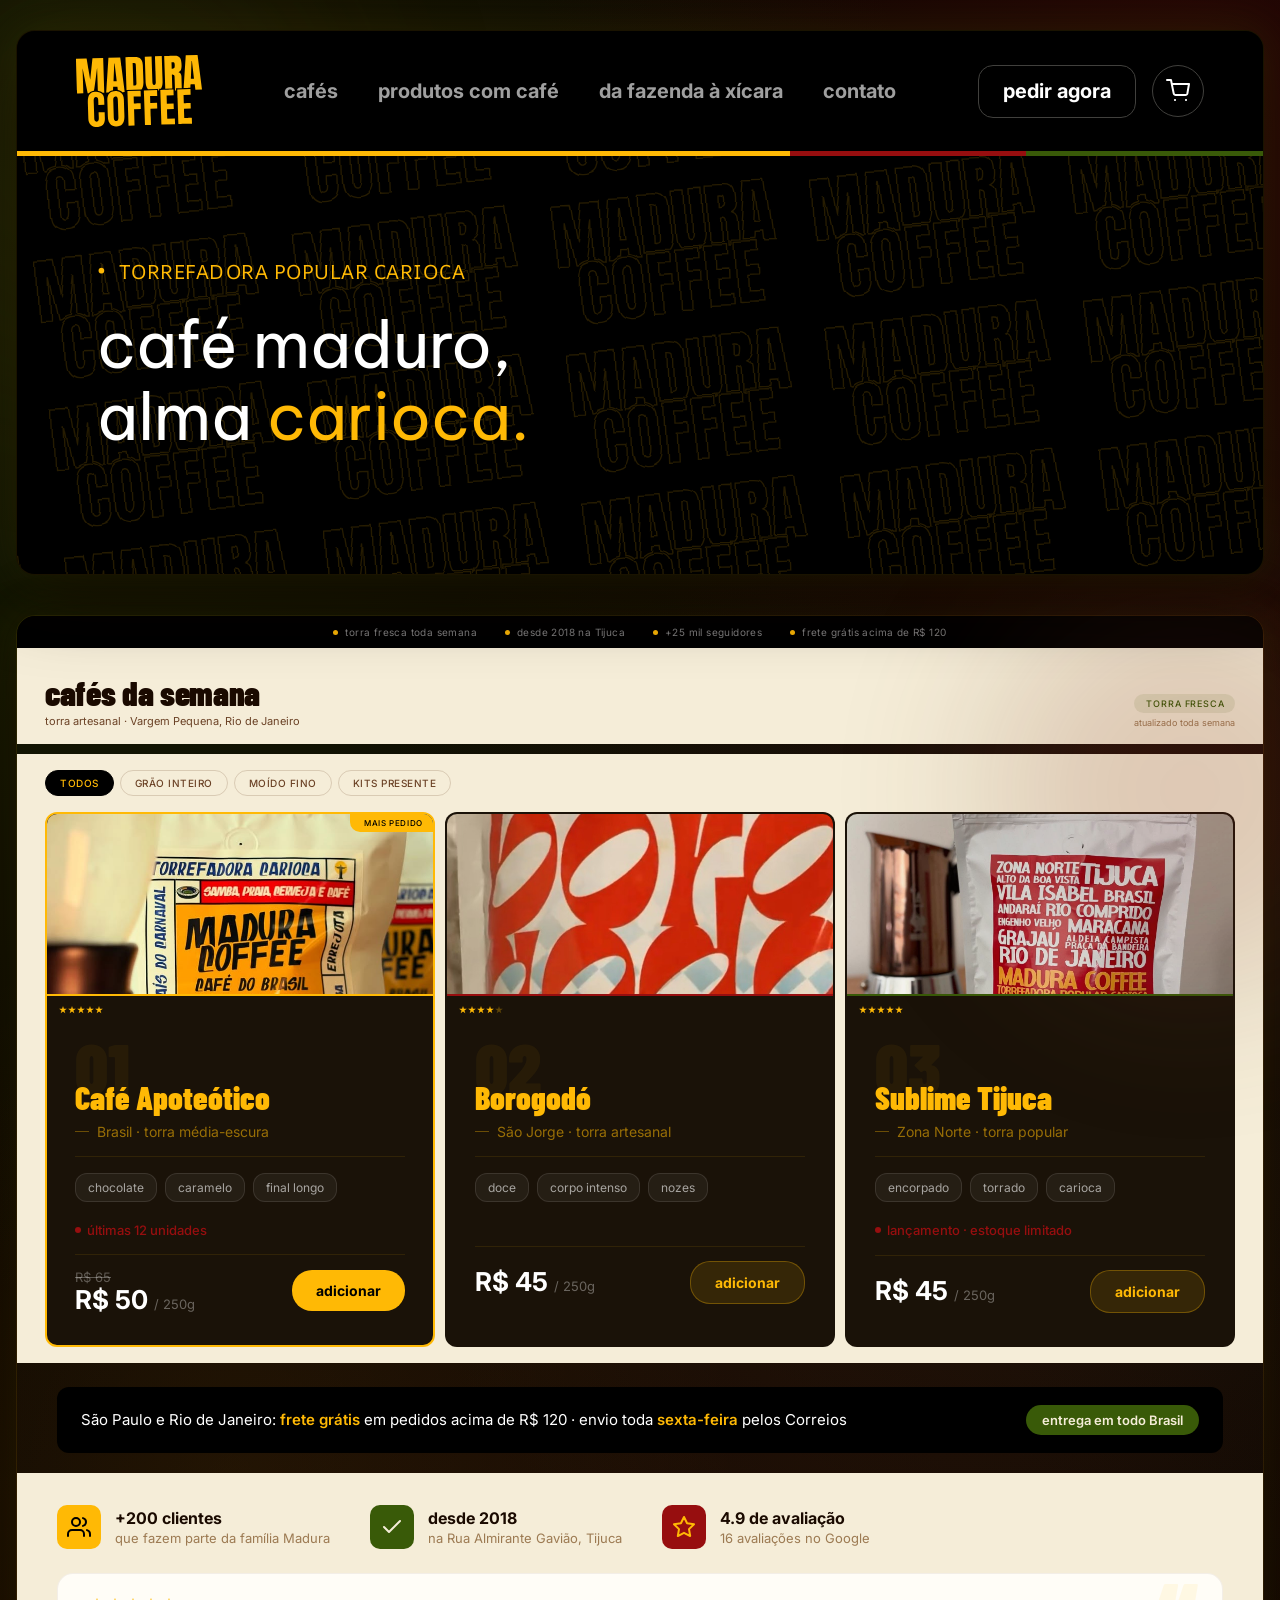
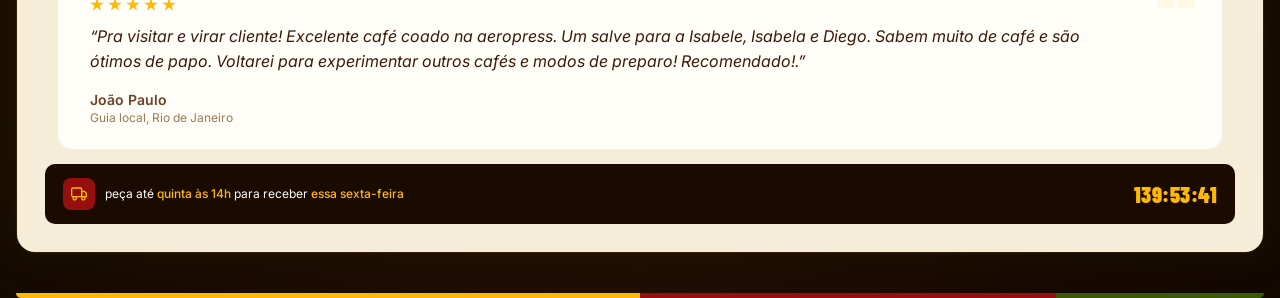
<file: index.html>
<!DOCTYPE html>
<html lang="pt-BR">

<head>
  <meta charset="UTF-8">
  <meta name="viewport" content="width=device-width, initial-scale=1.0">
  <meta name="description" content="Madura Coffee - Torrefadora Popular Carioca. Café maduro, alma carioca.">
  <title>Madura Coffee | Alma Carioca</title>

  <!-- Google Fonts -->
  <link rel="preconnect" href="https://fonts.googleapis.com">
  <link rel="preconnect" href="https://fonts.gstatic.com" crossorigin>
  <link
    href="https://fonts.googleapis.com/css2?family=AR+One+Sans&family=Anton&family=Antonio:wght@700&family=Barlow+Condensed:wght@400;700;900&family=Be+Vietnam+Pro:wght@400;700&family=Inter:wght@400;500;700&display=swap"
    rel="stylesheet">

  <!-- Stylesheet -->
  <link rel="stylesheet" href="style.css">
</head>

<body>
  <div class="page-container">
    <main class="hero-card">

      <header class="header">
        <!-- Logo -->
        <div class="logo">
          <a href="#" aria-label="Madura Coffee - página inicial">
            <img src="assets/logo.svg" alt="Madura Coffee" class="logo-img">
          </a>
        </div>

        <!-- Navigation -->
        <nav class="nav-links">
          <a href="#">cafés</a>
          <a href="#">produtos com café</a>
          <a href="caminhoCafe.html">da fazenda à xícara</a>
          <a href="#">contato</a>
        </nav>

        <!-- Actions -->
        <div class="header-actions">
          <button class="btn-pedir-agora">pedir agora</button>
          <button class="btn-cart" aria-label="Carrinho">
            <svg width="24" height="24" viewBox="0 0 24 24" fill="none" xmlns="http://www.w3.org/2000/svg">
              <path
                d="M9 22C9.55228 22 10 21.5523 10 21C10 20.4477 9.55228 20 9 20C8.44772 20 8 20.4477 8 21C8 21.5523 8.44772 22 9 22Z"
                fill="white" />
              <path
                d="M20 22C20.5523 22 21 21.5523 21 21C21 20.4477 20.5523 20 20 20C19.4477 20 19 20.4477 19 21C19 21.5523 19.4477 22 20 22Z"
                fill="white" />
              <path
                d="M1 1H5L7.68 14.39C7.77144 14.8504 8.02191 15.264 8.38755 15.5583C8.75318 15.8526 9.2107 16.009 9.68 16H19.4C19.8693 16.009 20.3268 15.8526 20.6925 15.5583C21.0581 15.264 21.3086 14.8504 21.4 14.39L23 5H6"
                stroke="white" stroke-width="2" stroke-linecap="round" stroke-linejoin="round" />
            </svg>
          </button>
          <button class="menu-toggle" aria-label="Abrir menu" onclick="toggleMenu()">
            <svg width="24" height="24" viewBox="0 0 24 24" fill="none" xmlns="http://www.w3.org/2000/svg">
              <path d="M4 6H20M4 12H20M4 18H20" stroke="white" stroke-width="2" stroke-linecap="round" stroke-linejoin="round"/>
            </svg>
          </button>
        </div>
      </header>

      <!-- Decorative colored line -->
      <div class="decorative-line">
        <div class="line-yellow"></div>
        <div class="line-red"></div>
        <div class="line-green"></div>
      </div>

      <!-- Hero Main Content Area -->
      <div class="hero-content">

        <!-- Logo outline background pattern -->
        <div class="bg-logo-pattern" aria-hidden="true"></div>

        <!-- Foreground Text Content -->
        <div class="hero-text">

          <p class="subtitle">
            <span class="dot">•</span> TORREFADORA POPULAR CARIOCA
          </p>
          <h1 class="title">
            café maduro,<br>
            alma <span class="highlight">carioca.</span>
          </h1>
        </div>

    </main>
  </div>


  <div class="sp-page-wrap">
    <section class="sp-wrap" aria-label="Cafés da Semana — Madura Coffee">

      <div class="sp-trust" role="complementary">
        <div class="sp-trust-item">
          <div class="sp-tdot"></div>torra fresca toda semana
        </div>
        <div class="sp-trust-item">
          <div class="sp-tdot"></div>desde 2018 na Tijuca
        </div>
        <div class="sp-trust-item">
          <div class="sp-tdot"></div>+25 mil seguidores
        </div>
        <div class="sp-trust-item">
          <div class="sp-tdot"></div>frete grátis acima de R$ 120
        </div>
      </div>

      <div class="sp-head">
        <div class="sp-head-top">
          <div>
            <h2 class="sp-title">cafés da semana</h2>
            <p class="sp-sub">torra artesanal · Vargem Pequena, Rio de Janeiro</p>
          </div>
          <div class="sp-meta">
            <div class="sp-torra-badge">torra fresca</div>
            <div class="sp-updated">atualizado toda semana</div>
          </div>
        </div>
      </div>

      <div class="sp-filters" role="navigation" aria-label="Filtrar cafés por tipo">
        <button class="sp-fbtn sp-fbtn--on" aria-pressed="true">todos</button>
        <button class="sp-fbtn" aria-pressed="false">grão inteiro</button>
        <button class="sp-fbtn" aria-pressed="false">moído fino</button>
        <button class="sp-fbtn" aria-pressed="false">kits presente</button>
      </div>

      <div class="sp-grid-wrap">
        <div class="sp-grid" role="list" aria-label="Produtos Madura Coffee">

          <!-- CARD 1: Café Apoteótico (destaque) -->
          <article class="sp-card sp-card--destaque" role="listitem" aria-label="Café Apoteótico, mais vendido">
            <div class="sp-ribbon">mais pedido</div>
            <div class="sp-card-img">
              <img src="assets/Cafeapoteotico.jpg" alt="Embalagem do Café Apoteótico Madura Coffee" loading="lazy">
            </div>
            <div class="sp-chalk" style="background:#FFB905;"></div>
            <div class="sp-social">
              <div class="sp-stars">
                <div class="sp-star"></div>
                <div class="sp-star"></div>
                <div class="sp-star"></div>
                <div class="sp-star"></div>
                <div class="sp-star"></div>
              </div>
              <!--<span class="sp-review-count">(X avaliações)</span>-->
            </div>
            <div class="sp-card-body">
              <div class="sp-card-num">01</div>
              <h3 class="sp-card-name">Café Apoteótico</h3>
              <div class="sp-origin">Brasil · torra média-escura</div>
              <div class="sp-divider"></div>
              <div class="sp-tags">
                <span class="sp-tag">chocolate</span>
                <span class="sp-tag">caramelo</span>
                <span class="sp-tag">final longo</span>
              </div>
              <div class="sp-scarcity">
                <div class="sp-scarcity-dot"></div>últimas 12 unidades
              </div>
              <div class="sp-foot">
                <div>
                  <div class="sp-price-old">R$ 65</div>
                  <div class="sp-price">R$ 50 <span class="sp-price-gram">/ 250g</span></div>
                </div>
                <button class="sp-btn" aria-label="Adicionar Café Apoteótico ao carrinho">adicionar</button>
              </div>
            </div>
          </article>

          <!-- CARD 2: Borogodó -->
          <article class="sp-card" role="listitem" aria-label="Borogodó">
            <div class="sp-card-img">
              <img src="assets/borogodó.jpg" alt="Embalagem do Borogodó Madura Coffee" loading="lazy">
            </div>
            <div class="sp-chalk" style="background:#970E0F;"></div>
            <div class="sp-social">
              <div class="sp-stars">
                <div class="sp-star"></div>
                <div class="sp-star"></div>
                <div class="sp-star"></div>
                <div class="sp-star"></div>
                <div class="sp-star sp-star--half"></div>
              </div>
              <!--<span class="sp-review-count">(X avaliações)</span>-->
            </div>
            <div class="sp-card-body">
              <div class="sp-card-num">02</div>
              <h3 class="sp-card-name">Borogodó</h3>
              <div class="sp-origin">São Jorge · torra artesanal</div>
              <div class="sp-divider"></div>
              <div class="sp-tags">
                <span class="sp-tag">doce</span>
                <span class="sp-tag">corpo intenso</span>
                <span class="sp-tag">nozes</span>
              </div>
              <div class="sp-foot" style="margin-top:24px;">
                <div>
                  <div class="sp-price">R$ 45 <span class="sp-price-gram">/ 250g</span></div>
                </div>
                <button class="sp-btn sp-btn--outline" aria-label="Adicionar Borogodó ao carrinho">adicionar</button>
              </div>
            </div>
          </article>

          <!-- CARD 3: A Sublime Grande Tijuca -->
          <article class="sp-card" role="listitem" aria-label="A Sublime Grande Tijuca, lançamento">
            <div class="sp-card-img">
              <img src="assets/cafétijuca.jpg" alt="Embalagem do Café Tijuca Madura Coffee" loading="lazy">
            </div>
            <div class="sp-chalk" style="background:#395A08;"></div>
            <div class="sp-social">
              <div class="sp-stars">
                <div class="sp-star"></div>
                <div class="sp-star"></div>
                <div class="sp-star"></div>
                <div class="sp-star"></div>
                <div class="sp-star"></div>
              </div>
              <!--<span class="sp-review-count">(41 avaliações)</span>-->
            </div>
            <div class="sp-card-body">
              <div class="sp-card-num">03</div>
              <h3 class="sp-card-name">Sublime Tijuca</h3>
              <div class="sp-origin">Zona Norte · torra popular</div>
              <div class="sp-divider"></div>
              <div class="sp-tags">
                <span class="sp-tag">encorpado</span>
                <span class="sp-tag">torrado</span>
                <span class="sp-tag">carioca</span>
              </div>
              <div class="sp-scarcity">
                <div class="sp-scarcity-dot"></div>lançamento · estoque limitado
              </div>
              <div class="sp-foot">
                <div>
                  <div class="sp-price">R$ 45 <span class="sp-price-gram">/ 250g</span></div>
                </div>
                <button class="sp-btn sp-btn--outline"
                  aria-label="Adicionar Sublime Tijuca ao carrinho">adicionar</button>
              </div>
            </div>
          </article>

        </div>
      </div>

      <!-- FRETE -->
      <div class="sp-frete" role="note">
        <div class="sp-frete-txt">São Paulo e Rio de Janeiro: <em>frete grátis</em> em pedidos acima de R$ 120 ·
          envio toda <em>sexta-feira</em>
          pelos Correios</div>
        <div class="sp-frete-badge">entrega em todo Brasil</div>
      </div>
      <br>

      <!-- PROVA SOCIAL -->
      <div class="sp-social-strip" role="complementary">
        <div class="sp-ss-item">
          <div class="sp-ss-icon" style="background:#FFB905;">
            <svg width="14" height="14" viewBox="0 0 24 24" fill="none" stroke="#000" stroke-width="2"
              stroke-linecap="round" stroke-linejoin="round">
              <path d="M17 21v-2a4 4 0 0 0-4-4H5a4 4 0 0 0-4 4v2" />
              <circle cx="9" cy="7" r="4" />
              <path d="M23 21v-2a4 4 0 0 0-3-3.87" />
              <path d="M16 3.13a4 4 0 0 1 0 7.75" />
            </svg>
          </div>
          <div>
            <div class="sp-ss-top">+200 clientes</div>
            <div class="sp-ss-sub">que fazem parte da família Madura</div>
          </div>
        </div>
        <div class="sp-ss-item">
          <div class="sp-ss-icon" style="background:#395A08;">
            <svg width="14" height="14" viewBox="0 0 24 24" fill="none" stroke="#F5EDD8" stroke-width="2"
              stroke-linecap="round" stroke-linejoin="round">
              <polyline points="20 6 9 17 4 12" />
            </svg>
          </div>
          <div>
            <div class="sp-ss-top">desde 2018</div>
            <div class="sp-ss-sub">na Rua Almirante Gavião, Tijuca</div>
          </div>
        </div>
        <div class="sp-ss-item">
          <div class="sp-ss-icon" style="background:#970E0F;">
            <svg width="14" height="14" viewBox="0 0 24 24" fill="none" stroke="#FFB905" stroke-width="2"
              stroke-linecap="round" stroke-linejoin="round">
              <polygon
                points="12 2 15.09 8.26 22 9.27 17 14.14 18.18 21.02 12 17.77 5.82 21.02 7 14.14 2 9.27 8.91 8.26 12 2" />
            </svg>
          </div>
          <div>
            <div class="sp-ss-top">4.9 de avaliação</div>
            <div class="sp-ss-sub">16 avaliações no Google</div>
          </div>
        </div>
      </div>

      <!-- DEPOIMENTO -->
      <div class="sp-depo-wrap">
        <div class="sp-depo" role="blockquote">
          <div class="sp-depo-quote">&ldquo;</div>
          <div class="sp-depo-stars">
            <div class="sp-ds"></div>
            <div class="sp-ds"></div>
            <div class="sp-ds"></div>
            <div class="sp-ds"></div>
            <div class="sp-ds"></div>
          </div>
          <p class="sp-depo-text">&ldquo;Pra visitar e virar cliente! Excelente café coado na aeropress. Um salve para a
            Isabele, Isabela e Diego. Sabem muito de café e são ótimos de papo. Voltarei para experimentar outros cafés
            e modos de preparo! Recomendado!.&rdquo;</p>
          <div class="sp-depo-author">João Paulo</div>
          <div class="sp-depo-loc">Guia local, Rio de Janeiro</div>
        </div>
      </div>

      <!-- URGÊNCIA -->
      <div class="sp-urgencia">
        <div class="sp-urg-box" role="alert" aria-live="polite">
          <div class="sp-urg-left">
            <div class="sp-urg-icon">
              <svg width="16" height="16" viewBox="0 0 24 24" fill="none" stroke="#FFB905" stroke-width="2"
                stroke-linecap="round" stroke-linejoin="round">
                <rect x="1" y="3" width="15" height="13" rx="2" />
                <path d="M16 8h4l3 3v5h-7V8z" />
                <circle cx="5.5" cy="18.5" r="2.5" />
                <circle cx="18.5" cy="18.5" r="2.5" />
              </svg>
            </div>
            <div class="sp-urg-text">peça até <em>quinta às 14h</em> para receber <em>essa sexta-feira</em></div>
          </div>
          <div class="sp-timer" id="sp-timer" aria-label="Tempo restante para envio">--:--:--</div>
        </div>
      </div>

    </section>
  </div><!-- /sp-page-wrap -->

  <script>
    // Timer de urgência
    function spUpdateTimer() {
      const now = new Date();
      const target = new Date(now);
      const day = now.getDay();
      const daysUntilThursday = (4 - day + 7) % 7 || 7;
      target.setDate(now.getDate() + (daysUntilThursday === 7 && now.getHours() >= 14 ? 7 : daysUntilThursday));
      target.setHours(14, 0, 0, 0);
      const diff = target - now;
      if (diff <= 0) { document.getElementById('sp-timer').textContent = '00:00:00'; return; }
      const h = Math.floor(diff / 3600000);
      const m = Math.floor((diff % 3600000) / 60000);
      const s = Math.floor((diff % 60000) / 1000);
      document.getElementById('sp-timer').textContent =
        String(h).padStart(2, '0') + ':' + String(m).padStart(2, '0') + ':' + String(s).padStart(2, '0');
    }
    spUpdateTimer();
    setInterval(spUpdateTimer, 1000);

    // Filtros
    document.querySelectorAll('.sp-fbtn').forEach(btn => {
      btn.addEventListener('click', function () {
        document.querySelectorAll('.sp-fbtn').forEach(b => { b.classList.remove('sp-fbtn--on'); b.setAttribute('aria-pressed', 'false'); });
        this.classList.add('sp-fbtn--on');
        this.setAttribute('aria-pressed', 'true');
      });
    });
  </script>

  <!-- Rodapé colorido — faixa de marca -->
  <footer style="width:100%;max-width:1440px;padding:0 16px 0;">
    <div style="display:flex;height:5px;border-radius:0 0 8px 8px;overflow:hidden;">
      <div style="flex:3;background:#FFB905;"></div>
      <div style="flex:2;background:#970E0F;"></div>
      <div style="flex:1;background:#395A08;"></div>
    </div>
  </footer>

  <script>
    function toggleMenu() {
      const navLinks = document.querySelector('.nav-links');
      navLinks.classList.toggle('open');
    }
  </script>
</body>

</html>
</file>
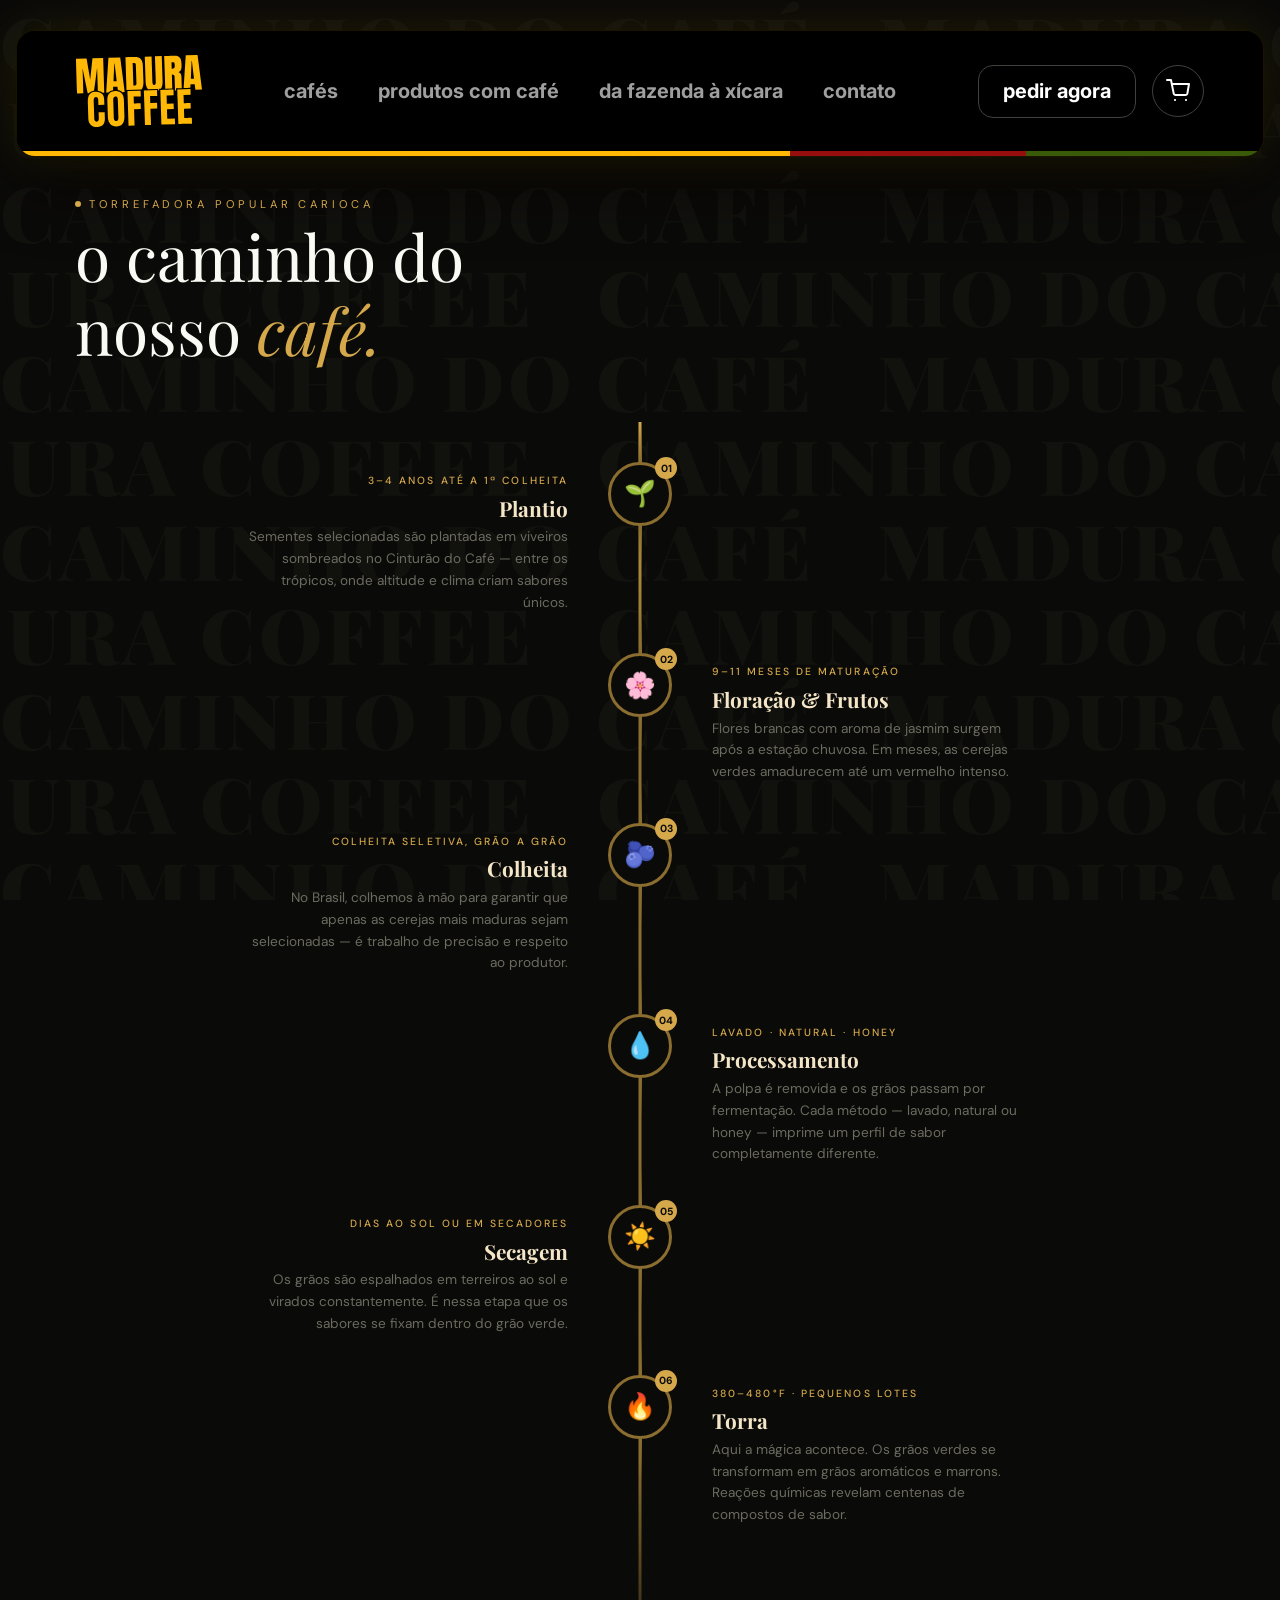
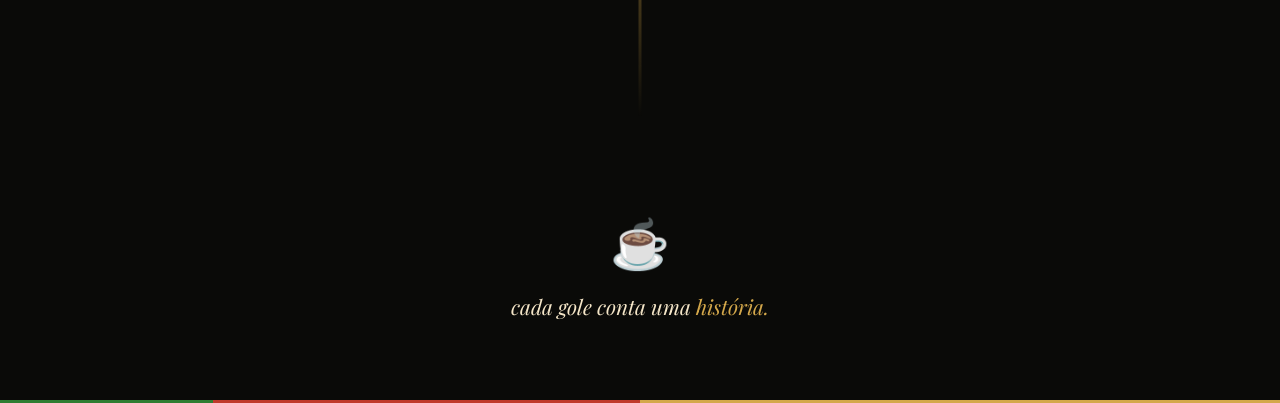
<file: caminhoCafe.html>
<!DOCTYPE html>
<html lang="pt-BR">

<head>
    <meta charset="UTF-8">
    <meta name="viewport" content="width=device-width, initial-scale=1.0">
    <title>Caminho do Café — Da Fazenda à Xícara</title>
    <link
        href="https://fonts.googleapis.com/css2?family=Anton&family=Inter:wght@400;500;700&family=Playfair+Display:ital,wght@0,400;0,700;0,900;1,400&family=DM+Sans:wght@300;400;500;700&display=swap"
        rel="stylesheet">
    <link rel="stylesheet" href="caminhoCafe.css">
</head>

<body>

    <div class="watermark" aria-hidden="true">
        <div class="watermark-text">CAMINHO DO CAFÉ &nbsp; MADURA COFFEE &nbsp; CAMINHO DO CAFÉ &nbsp; MADURA COFFEE
            &nbsp;</div>
        <div class="watermark-text">MADURA COFFEE &nbsp; CAMINHO DO CAFÉ &nbsp; MADURA COFFEE &nbsp; CAMINHO DO CAFÉ
            &nbsp;</div>
        <div class="watermark-text">CAMINHO DO CAFÉ &nbsp; MADURA COFFEE &nbsp; CAMINHO DO CAFÉ &nbsp; MADURA COFFEE
            &nbsp;</div>
        <div class="watermark-text">MADURA COFFEE &nbsp; CAMINHO DO CAFÉ &nbsp; MADURA COFFEE &nbsp; CAMINHO DO CAFÉ
            &nbsp;</div>
        <div class="watermark-text">CAMINHO DO CAFÉ &nbsp; MADURA COFFEE &nbsp; CAMINHO DO CAFÉ &nbsp; MADURA COFFEE
            &nbsp;</div>
        <div class="watermark-text">MADURA COFFEE &nbsp; CAMINHO DO CAFÉ &nbsp; MADURA COFFEE &nbsp; CAMINHO DO CAFÉ
            &nbsp;</div>
        <div class="watermark-text">CAMINHO DO CAFÉ &nbsp; MADURA COFFEE &nbsp; CAMINHO DO CAFÉ &nbsp; MADURA COFFEE
            &nbsp;</div>
        <div class="watermark-text">MADURA COFFEE &nbsp; CAMINHO DO CAFÉ &nbsp; MADURA COFFEE &nbsp; CAMINHO DO CAFÉ
            &nbsp;</div>
        <div class="watermark-text">CAMINHO DO CAFÉ &nbsp; MADURA COFFEE &nbsp; CAMINHO DO CAFÉ &nbsp; MADURA COFFEE
            &nbsp;</div>
        <div class="watermark-text">MADURA COFFEE &nbsp; CAMINHO DO CAFÉ &nbsp; MADURA COFFEE &nbsp; CAMINHO DO CAFÉ
            &nbsp;</div>
        <div class="watermark-text">CAMINHO DO CAFÉ &nbsp; MADURA COFFEE &nbsp; CAMINHO DO CAFÉ &nbsp; MADURA COFFEE
            &nbsp;</div>
        <div class="watermark-text">MADURA COFFEE &nbsp; CAMINHO DO CAFÉ &nbsp; MADURA COFFEE &nbsp; CAMINHO DO CAFÉ
            &nbsp;</div>
        <div class="watermark-text">CAMINHO DO CAFÉ &nbsp; MADURA COFFEE &nbsp; CAMINHO DO CAFÉ &nbsp; MADURA COFFEE
            &nbsp;</div>
        <div class="watermark-text">MADURA COFFEE &nbsp; CAMINHO DO CAFÉ &nbsp; MADURA COFFEE &nbsp; CAMINHO DO CAFÉ
            &nbsp;</div>
        <div class="watermark-text">CAMINHO DO CAFÉ &nbsp; MADURA COFFEE &nbsp; CAMINHO DO CAFÉ &nbsp; MADURA COFFEE
            &nbsp;</div>
        <div class="watermark-text">MADURA COFFEE &nbsp; CAMINHO DO CAFÉ &nbsp; MADURA COFFEE &nbsp; CAMINHO DO CAFÉ
            &nbsp;</div>
        <div class="watermark-text">CAMINHO DO CAFÉ &nbsp; MADURA COFFEE &nbsp; CAMINHO DO CAFÉ &nbsp; MADURA COFFEE
            &nbsp;</div>
        <div class="watermark-text">MADURA COFFEE &nbsp; CAMINHO DO CAFÉ &nbsp; MADURA COFFEE &nbsp; CAMINHO DO CAFÉ
            &nbsp;</div>
        <div class="watermark-text">CAMINHO DO CAFÉ &nbsp; MADURA COFFEE &nbsp; CAMINHO DO CAFÉ &nbsp; MADURA COFFEE
            &nbsp;</div>
        <div class="watermark-text">MADURA COFFEE &nbsp; CAMINHO DO CAFÉ &nbsp; MADURA COFFEE &nbsp; CAMINHO DO CAFÉ
            &nbsp;</div>
        <div class="watermark-text">CAMINHO DO CAFÉ &nbsp; MADURA COFFEE &nbsp; CAMINHO DO CAFÉ &nbsp; MADURA COFFEE
            &nbsp;</div>
        <div class="watermark-text">MADURA COFFEE &nbsp; CAMINHO DO CAFÉ &nbsp; MADURA COFFEE &nbsp; CAMINHO DO CAFÉ
            &nbsp;</div>
        <div class="watermark-text">CAMINHO DO CAFÉ &nbsp; MADURA COFFEE &nbsp; CAMINHO DO CAFÉ &nbsp; MADURA COFFEE
            &nbsp;</div>
        <div class="watermark-text">MADURA COFFEE &nbsp; CAMINHO DO CAFÉ &nbsp; MADURA COFFEE &nbsp; CAMINHO DO CAFÉ
            &nbsp;</div>
        <div class="watermark-text">CAMINHO DO CAFÉ &nbsp; MADURA COFFEE &nbsp; CAMINHO DO CAFÉ &nbsp; MADURA COFFEE
            &nbsp;</div>
        <div class="watermark-text">MADURA COFFEE &nbsp; CAMINHO DO CAFÉ &nbsp; MADURA COFFEE &nbsp; CAMINHO DO CAFÉ
            &nbsp;</div>
        <div class="watermark-text">CAMINHO DO CAFÉ &nbsp; MADURA COFFEE &nbsp; CAMINHO DO CAFÉ &nbsp; MADURA COFFEE
            &nbsp;</div>
        <div class="watermark-text">MADURA COFFEE &nbsp; CAMINHO DO CAFÉ &nbsp; MADURA COFFEE &nbsp; CAMINHO DO CAFÉ
            &nbsp;</div>
        <div class="watermark-text">CAMINHO DO CAFÉ &nbsp; MADURA COFFEE &nbsp; CAMINHO DO CAFÉ &nbsp; MADURA COFFEE
            &nbsp;</div>
        <div class="watermark-text">MADURA COFFEE &nbsp; CAMINHO DO CAFÉ &nbsp; MADURA COFFEE &nbsp; CAMINHO DO CAFÉ
            &nbsp;</div>
        <div class="watermark-text">CAMINHO DO CAFÉ &nbsp; MADURA COFFEE &nbsp; CAMINHO DO CAFÉ &nbsp; MADURA COFFEE
            &nbsp;</div>
        <div class="watermark-text">MADURA COFFEE &nbsp; CAMINHO DO CAFÉ &nbsp; MADURA COFFEE &nbsp; CAMINHO DO CAFÉ
            &nbsp;</div>
        <div class="watermark-text">CAMINHO DO CAFÉ &nbsp; MADURA COFFEE &nbsp; CAMINHO DO CAFÉ &nbsp; MADURA COFFEE
            &nbsp;</div>
        <div class="watermark-text">MADURA COFFEE &nbsp; CAMINHO DO CAFÉ &nbsp; MADURA COFFEE &nbsp; CAMINHO DO CAFÉ
            &nbsp;</div>
        <div class="watermark-text">CAMINHO DO CAFÉ &nbsp; MADURA COFFEE &nbsp; CAMINHO DO CAFÉ &nbsp; MADURA COFFEE
            &nbsp;</div>
        <div class="watermark-text">MADURA COFFEE &nbsp; CAMINHO DO CAFÉ &nbsp; MADURA COFFEE &nbsp; CAMINHO DO CAFÉ
            &nbsp;</div>
        <div class="watermark-text">CAMINHO DO CAFÉ &nbsp; MADURA COFFEE &nbsp; CAMINHO DO CAFÉ &nbsp; MADURA COFFEE
            &nbsp;</div>
        <div class="watermark-text">MADURA COFFEE &nbsp; CAMINHO DO CAFÉ &nbsp; MADURA COFFEE &nbsp; CAMINHO DO CAFÉ
            &nbsp;</div>
        <div class="watermark-text">CAMINHO DO CAFÉ &nbsp; MADURA COFFEE &nbsp; CAMINHO DO CAFÉ &nbsp; MADURA COFFEE
            &nbsp;</div>
        <div class="watermark-text">MADURA COFFEE &nbsp; CAMINHO DO CAFÉ &nbsp; MADURA COFFEE &nbsp; CAMINHO DO CAFÉ
            &nbsp;</div>
    </div>

    <!-- SITE HEADER — identical structure to index.html -->
    <div class="page-container" style="padding-bottom:0;">
        <div class="hero-card" style="min-height:auto;">
            <header class="header">
                <!-- Logo -->
                <div class="logo">
                    <a href="index.html" aria-label="Madura Coffee - página inicial">
                        <img src="assets/logo.svg" alt="Madura Coffee" class="logo-img">
                    </a>
                </div>

                <!-- Navigation -->
                <nav class="nav-links">
                    <a href="index.html">cafés</a>
                    <a href="#">produtos com café</a>
                    <a href="caminhoCafe.html">da fazenda à xícara</a>
                    <a href="#">contato</a>
                </nav>

                <!-- Actions -->
                <div class="header-actions">
                    <button class="btn-pedir-agora">pedir agora</button>
                    <button class="btn-cart" aria-label="Carrinho">
                        <svg width="24" height="24" viewBox="0 0 24 24" fill="none" xmlns="http://www.w3.org/2000/svg">
                            <path
                                d="M9 22C9.55228 22 10 21.5523 10 21C10 20.4477 9.55228 20 9 20C8.44772 20 8 20.4477 8 21C8 21.5523 8.44772 22 9 22Z"
                                fill="white" />
                            <path
                                d="M20 22C20.5523 22 21 21.5523 21 21C21 20.4477 20.5523 20 20 20C19.4477 20 19 20.4477 19 21C19 21.5523 19.4477 22 20 22Z"
                                fill="white" />
                            <path
                                d="M1 1H5L7.68 14.39C7.77144 14.8504 8.02191 15.264 8.38755 15.5583C8.75318 15.8526 9.2107 16.009 9.68 16H19.4C19.8693 16.009 20.3268 15.8526 20.6925 15.5583C21.0581 15.264 21.3086 14.8504 21.4 14.39L23 5H6"
                                stroke="white" stroke-width="2" stroke-linecap="round" stroke-linejoin="round" />
                        </svg>
                    </button>
                    <button class="menu-toggle" aria-label="Abrir menu" onclick="toggleMenu()">
                        <svg width="24" height="24" viewBox="0 0 24 24" fill="none"
                            xmlns="http://www.w3.org/2000/svg">
                            <path d="M4 6H20M4 12H20M4 18H20" stroke="white" stroke-width="2" stroke-linecap="round"
                                stroke-linejoin="round" />
                        </svg>
                    </button>
                </div>
            </header>
            <div class="decorative-line">
                <div class="line-yellow"></div>
                <div class="line-red"></div>
                <div class="line-green"></div>
            </div>
        </div>
    </div>

    <!-- Título da página — texto simples abaixo do card de nav -->
    <div class="page-hero">
        <div class="subtitle">Torrefadora Popular Carioca</div>
        <h1>o caminho do<br>nosso <em>café.</em></h1>
    </div>

    <section class="timeline-container">
        <div class="central-line"></div>
        <div class="timeline" id="timeline">

            <div class="node" data-delay="0">
                <div class="node-content">
                    <div class="time-label">3–4 anos até a 1ª colheita</div>
                    <h3>Plantio</h3>
                    <p>Sementes selecionadas são plantadas em viveiros sombreados no Cinturão do Café — entre os
                        trópicos, onde altitude e clima criam sabores únicos.</p>
                    <div class="detail">
                        <div class="detail-inner">As mudas crescem por 4–6 meses antes de serem transplantadas para o
                            campo. Regiões como Minas Gerais, Sul da Bahia e Espírito Santo formam o coração cafeeiro do
                            Brasil.</div>
                    </div>
                </div>
                <div class="node-center">
                    <div class="connector-line top"></div>
                    <div class="circle-outer" onclick="toggleDetail(this)">
                        <span class="circle-icon">🌱</span>
                        <span class="step-number">01</span>
                    </div>
                    <div class="connector-line"></div>
                </div>
                <div class="node-empty"></div>
            </div>

            <div class="node" data-delay="100">
                <div class="node-empty"></div>
                <div class="node-center">
                    <div class="connector-line top"></div>
                    <div class="circle-outer" onclick="toggleDetail(this)">
                        <span class="circle-icon">🌸</span>
                        <span class="step-number">02</span>
                    </div>
                    <div class="connector-line"></div>
                </div>
                <div class="node-content">
                    <div class="time-label">9–11 meses de maturação</div>
                    <h3>Floração & Frutos</h3>
                    <p>Flores brancas com aroma de jasmim surgem após a estação chuvosa. Em meses, as cerejas verdes
                        amadurecem até um vermelho intenso.</p>
                    <div class="detail">
                        <div class="detail-inner">A cereja do café muda de verde para amarela e finalmente para
                            vermelha. Cada cereja guarda duas sementes — os grãos que conhecemos.</div>
                    </div>
                </div>
            </div>

            <div class="node" data-delay="200">
                <div class="node-content">
                    <div class="time-label">Colheita seletiva, grão a grão</div>
                    <h3>Colheita</h3>
                    <p>No Brasil, colhemos à mão para garantir que apenas as cerejas mais maduras sejam selecionadas — é
                        trabalho de precisão e respeito ao produtor.</p>
                    <div class="detail">
                        <div class="detail-inner">A colheita manual (picking) seleciona apenas frutos maduros. Existem
                            também métodos mecânicos, porém a seleção à mão garante qualidade superior nos cafés
                            especiais.</div>
                    </div>
                </div>
                <div class="node-center">
                    <div class="connector-line top"></div>
                    <div class="circle-outer" onclick="toggleDetail(this)">
                        <span class="circle-icon">🫐</span>
                        <span class="step-number">03</span>
                    </div>
                    <div class="connector-line"></div>
                </div>
                <div class="node-empty"></div>
            </div>

            <div class="node" data-delay="300">
                <div class="node-empty"></div>
                <div class="node-center">
                    <div class="connector-line top"></div>
                    <div class="circle-outer" onclick="toggleDetail(this)">
                        <span class="circle-icon">💧</span>
                        <span class="step-number">04</span>
                    </div>
                    <div class="connector-line"></div>
                </div>
                <div class="node-content">
                    <div class="time-label">Lavado · Natural · Honey</div>
                    <h3>Processamento</h3>
                    <p>A polpa é removida e os grãos passam por fermentação. Cada método — lavado, natural ou honey —
                        imprime um perfil de sabor completamente diferente.</p>
                    <div class="detail">
                        <div class="detail-inner">O método natural seca a cereja inteira ao sol, resultando em notas
                            frutadas. O lavado produz acidez brilhante. O honey mantém parte da mucilagem, criando corpo
                            aveludado.</div>
                    </div>
                </div>
            </div>

            <div class="node" data-delay="400">
                <div class="node-content">
                    <div class="time-label">Dias ao sol ou em secadores</div>
                    <h3>Secagem</h3>
                    <p>Os grãos são espalhados em terreiros ao sol e virados constantemente. É nessa etapa que os
                        sabores se fixam dentro do grão verde.</p>
                    <div class="detail">
                        <div class="detail-inner">O processo pode levar semanas em terreiros suspensos. Após a secagem,
                            o beneficiamento remove a casca seca (pergaminho), revelando o grão verde pronto para
                            exportação.</div>
                    </div>
                </div>
                <div class="node-center">
                    <div class="connector-line top"></div>
                    <div class="circle-outer" onclick="toggleDetail(this)">
                        <span class="circle-icon">☀️</span>
                        <span class="step-number">05</span>
                    </div>
                    <div class="connector-line"></div>
                </div>
                <div class="node-empty"></div>
            </div>

            <div class="node" data-delay="500">
                <div class="node-empty"></div>
                <div class="node-center">
                    <div class="connector-line top"></div>
                    <div class="circle-outer" onclick="toggleDetail(this)">
                        <span class="circle-icon">🔥</span>
                        <span class="step-number">06</span>
                    </div>
                    <div class="connector-line"></div>
                </div>
                <div class="node-content">
                    <div class="time-label">380–480°F · Pequenos lotes</div>
                    <h3>Torra</h3>
                    <p>Aqui a mágica acontece. Os grãos verdes se transformam em grãos aromáticos e marrons. Reações
                        químicas revelam centenas de compostos de sabor.</p>
                    <div class="detail">
                        <div class="detail-inner">A reação de Maillard e a caramelização são as protagonistas. Torra
                            clara preserva a acidez da origem; média equilibra; escura traz corpo e amargor. Na Madura,
                            torramos em pequenos lotes para controle total.</div>
                    </div>
                </div>
            </div>

            <div class="node" data-delay="600">
                <div class="node-content">
                    <div class="time-label">Moído na hora · Proporção 1:16</div>
                    <h3>Preparo</h3>
                    <p>Coado, espresso, prensa francesa — cada método extrai algo diferente. Temperatura da água,
                        granulometria e tempo definem sua xícara perfeita.</p>
                    <div class="detail">
                        <div class="detail-inner">Água entre 90–96°C é ideal. Moagem grossa para prensa francesa, fina
                            para espresso. O segredo é experimentar e encontrar o equilíbrio que combina com você.</div>
                    </div>
                </div>
                <div class="node-center">
                    <div class="connector-line top"></div>
                    <div class="circle-outer" onclick="toggleDetail(this)">
                        <span class="circle-icon">☕</span>
                        <span class="step-number">07</span>
                    </div>
                    <div class="connector-line"></div>
                </div>
                <div class="node-empty"></div>
            </div>

        </div>
    </section>

    <section class="final-section">
        <span class="cup-icon">☕</span>
        <p>cada gole conta uma <em>história.</em></p>
    </section>

    <div class="stripe-bar-bottom">
        <div class="green"></div>
        <div class="red"></div>
        <div class="gold"></div>
    </div>

    <script>
        // Scroll reveal
        const observer = new IntersectionObserver((entries) => {
            entries.forEach(entry => {
                if (entry.isIntersecting) {
                    const delay = entry.target.dataset.delay || 0;
                    setTimeout(() => {
                        entry.target.classList.add('visible');
                    }, parseInt(delay));
                }
            });
        }, { threshold: 0.15 });

        document.querySelectorAll('.node').forEach(node => observer.observe(node));

        // Toggle detail expand
        function toggleDetail(circleEl) {
            const node = circleEl.closest('.node');
            const detail = node.querySelector('.detail');
            if (detail) {
                detail.classList.toggle('open');
            }
        }

        // Toggle mobile menu
        function toggleMenu() {
            const navLinks = document.querySelector('.nav-links');
            navLinks.classList.toggle('open');
        }
    </script>

</body>

</html>
</file>
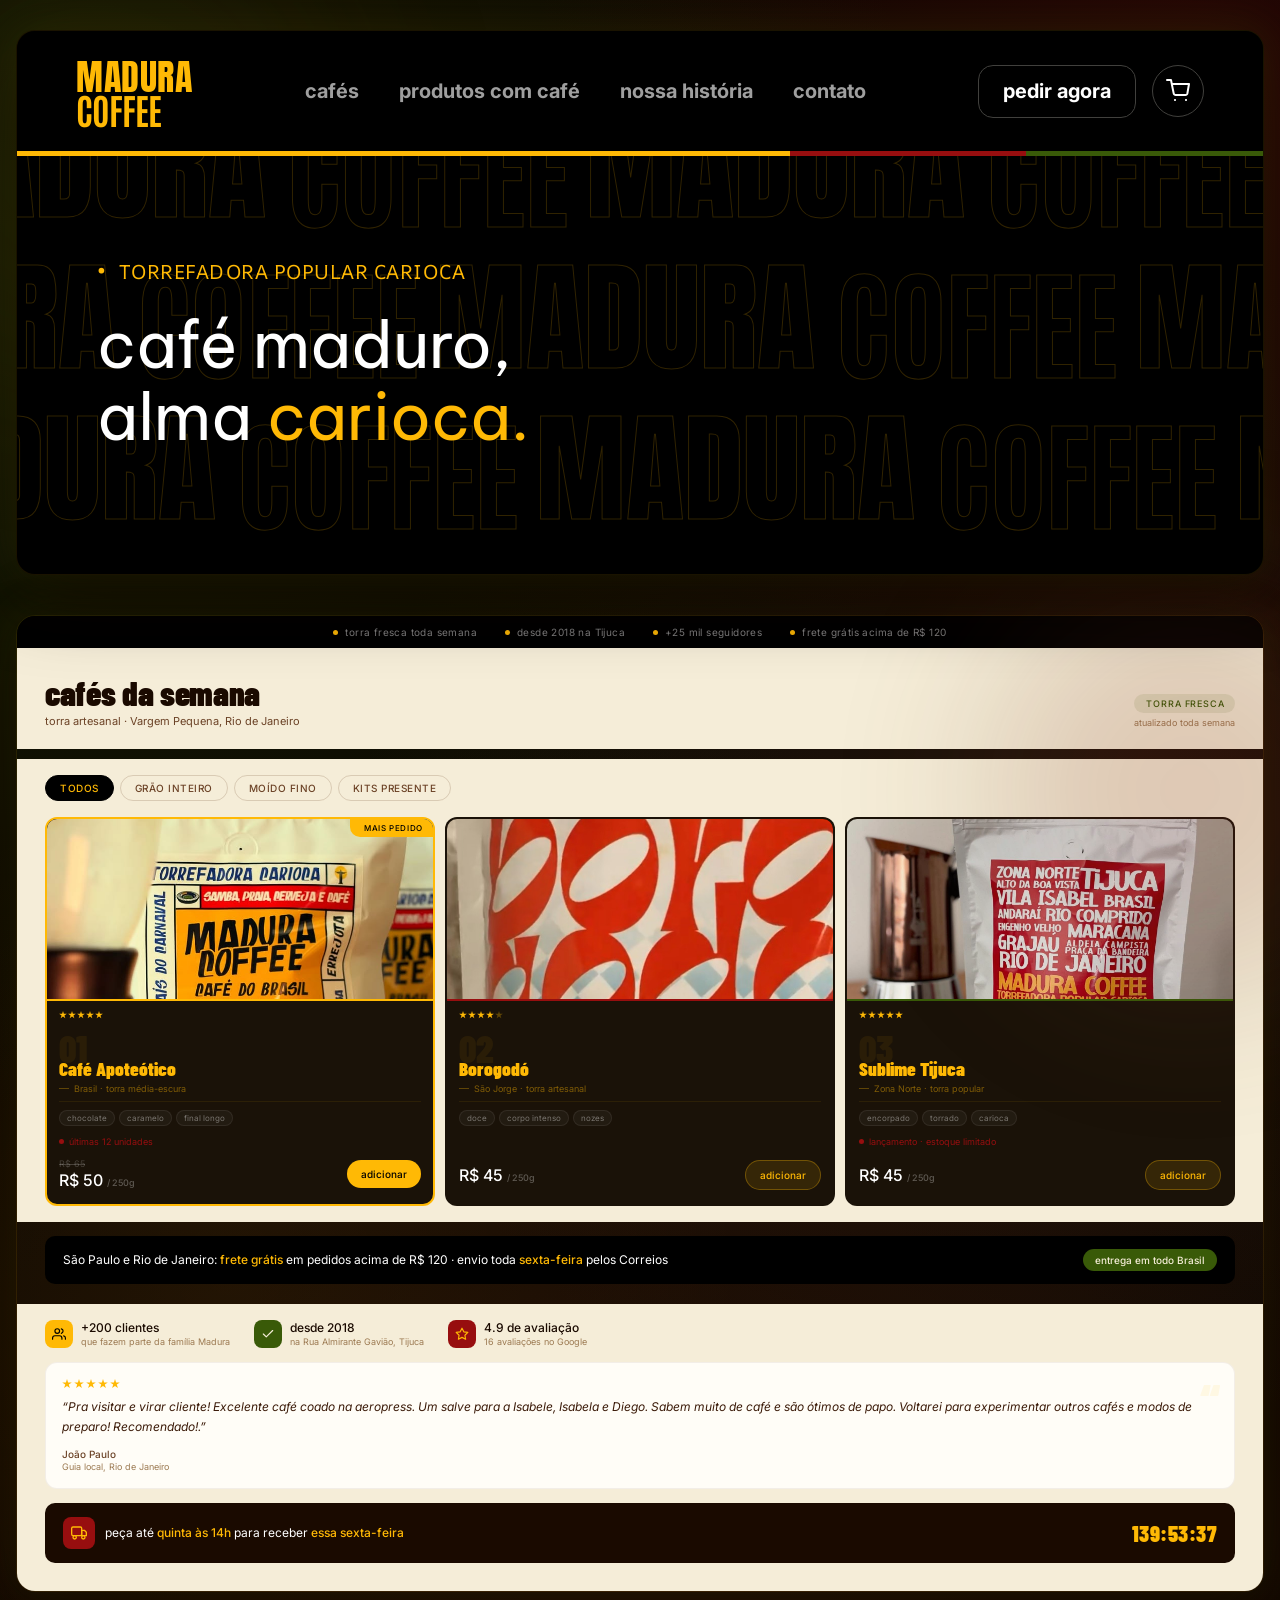
<file: index_fixed.html>
<!DOCTYPE html>
<html lang="pt-BR">

<head>
  <meta charset="UTF-8">
  <meta name="viewport" content="width=device-width, initial-scale=1.0">
  <meta name="description" content="Madura Coffee - Torrefadora Popular Carioca. Café maduro, alma carioca.">
  <title>Madura Coffee | Alma Carioca</title>

  <!-- Google Fonts -->
  <link rel="preconnect" href="https://fonts.googleapis.com">
  <link rel="preconnect" href="https://fonts.gstatic.com" crossorigin>
  <link
    href="https://fonts.googleapis.com/css2?family=AR+One+Sans&family=Anton&family=Antonio:wght@700&family=Barlow+Condensed:wght@400;700;900&family=Be+Vietnam+Pro:wght@400;700&family=Inter:wght@400;500;700&display=swap"
    rel="stylesheet">

  <!-- Stylesheet -->
  <link rel="stylesheet" href="style_fixed.css">
</head>

<body>
  <div class="page-container">
    <main class="hero-card">

      <header class="header">
        <!-- Logo -->
        <div class="logo">
          <span class="logo-madura">MADURA</span>
          <span class="logo-coffee">COFFEE</span>
        </div>

        <!-- Navigation -->
        <nav class="nav-links">
          <a href="#">cafés</a>
          <a href="#">produtos com café</a>
          <a href="#">nossa história</a>
          <a href="#">contato</a>
        </nav>

        <!-- Actions -->
        <div class="header-actions">
          <button class="btn-pedir-agora">pedir agora</button>
          <button class="btn-cart" aria-label="Carrinho">
            <svg width="24" height="24" viewBox="0 0 24 24" fill="none" xmlns="http://www.w3.org/2000/svg">
              <path
                d="M9 22C9.55228 22 10 21.5523 10 21C10 20.4477 9.55228 20 9 20C8.44772 20 8 20.4477 8 21C8 21.5523 8.44772 22 9 22Z"
                fill="white" />
              <path
                d="M20 22C20.5523 22 21 21.5523 21 21C21 20.4477 20.5523 20 20 20C19.4477 20 19 20.4477 19 21C19 21.5523 19.4477 22 20 22Z"
                fill="white" />
              <path
                d="M1 1H5L7.68 14.39C7.77144 14.8504 8.02191 15.264 8.38755 15.5583C8.75318 15.8526 9.2107 16.009 9.68 16H19.4C19.8693 16.009 20.3268 15.8526 20.6925 15.5583C21.0581 15.264 21.3086 14.8504 21.4 14.39L23 5H6"
                stroke="white" stroke-width="2" stroke-linecap="round" stroke-linejoin="round" />
            </svg>
          </button>
        </div>
      </header>

      <!-- Decorative colored line -->
      <div class="decorative-line">
        <div class="line-yellow"></div>
        <div class="line-red"></div>
        <div class="line-green"></div>
      </div>

      <!-- Hero Main Content Area -->
      <div class="hero-content">

        <!-- Large Outline Background Text -->
        <div class="bg-text-container" aria-hidden="true">
          <div class="bg-text-row text-row-1">
            <span class="bg-madura">MADURA</span> <span class="bg-coffee">COFFEE</span> <span
              class="bg-madura">MADURA</span> <span class="bg-coffee">COFFEE</span> <span
              class="bg-madura">MADURA</span>
          </div>
          <div class="bg-text-row text-row-2">
            <span class="bg-madura">MADURA</span> <span class="bg-coffee">COFFEE</span> <span
              class="bg-madura">MADURA</span> <span class="bg-coffee">COFFEE</span> <span
              class="bg-madura">MADURA</span>
          </div>
          <div class="bg-text-row text-row-3">
            <span class="bg-madura">MADURA</span> <span class="bg-coffee">COFFEE</span> <span
              class="bg-madura">MADURA</span> <span class="bg-coffee">COFFEE</span> <span
              class="bg-madura">MADURA</span>
          </div>
        </div>

        <!-- Foreground Text Content -->
        <div class="hero-text">
          <p class="subtitle">
            <span class="dot">•</span> TORREFADORA POPULAR CARIOCA
          </p>
          <h1 class="title">
            café maduro,<br>
            alma <span class="highlight">carioca.</span>
          </h1>
        </div>

      </div>

    </main>
  </div>

  <!-- ==============================
         SEÇÃO DE PRODUTOS
         ============================== -->
  <div class="sp-page-wrap">
    <section class="sp-wrap" aria-label="Cafés da Semana — Madura Coffee">

      <!-- TRUST BAR -->
      <div class="sp-trust" role="complementary">
        <div class="sp-trust-item">
          <div class="sp-tdot"></div>torra fresca toda semana
        </div>
        <div class="sp-trust-item">
          <div class="sp-tdot"></div>desde 2018 na Tijuca
        </div>
        <div class="sp-trust-item">
          <div class="sp-tdot"></div>+25 mil seguidores
        </div>
        <div class="sp-trust-item">
          <div class="sp-tdot"></div>frete grátis acima de R$ 120
        </div>
      </div>

      <!-- CABEÇALHO DA SEÇÃO -->
      <div class="sp-head">
        <div class="sp-head-top">
          <div>
            <h2 class="sp-title">cafés da semana</h2>
            <p class="sp-sub">torra artesanal · Vargem Pequena, Rio de Janeiro</p>
          </div>
          <div class="sp-meta">
            <div class="sp-torra-badge">torra fresca</div>
            <div class="sp-updated">atualizado toda semana</div>
          </div>
        </div>
      </div>

      <!-- FILTROS -->
      <div class="sp-filters" role="navigation" aria-label="Filtrar cafés por tipo">
        <button class="sp-fbtn sp-fbtn--on" aria-pressed="true">todos</button>
        <button class="sp-fbtn" aria-pressed="false">grão inteiro</button>
        <button class="sp-fbtn" aria-pressed="false">moído fino</button>
        <button class="sp-fbtn" aria-pressed="false">kits presente</button>
      </div>

      <!-- GRADE DE PRODUTOS -->
      <div class="sp-grid-wrap">
        <div class="sp-grid" role="list" aria-label="Produtos Madura Coffee">

          <!-- CARD 1: Café Apoteótico (destaque) -->
          <article class="sp-card sp-card--destaque" role="listitem" aria-label="Café Apoteótico, mais vendido">
            <div class="sp-ribbon">mais pedido</div>
            <div class="sp-card-img">
              <img src="assets/Cafeapoteotico.jpg" alt="Embalagem do Café Apoteótico Madura Coffee" loading="lazy">
            </div>
            <div class="sp-chalk" style="background:#FFB905;"></div>
            <div class="sp-social">
              <div class="sp-stars">
                <div class="sp-star"></div>
                <div class="sp-star"></div>
                <div class="sp-star"></div>
                <div class="sp-star"></div>
                <div class="sp-star"></div>
              </div>
              <!--<span class="sp-review-count">(X avaliações)</span>-->
            </div>
            <div class="sp-card-body">
              <div class="sp-card-num">01</div>
              <h3 class="sp-card-name">Café Apoteótico</h3>
              <div class="sp-origin">Brasil · torra média-escura</div>
              <div class="sp-divider"></div>
              <div class="sp-tags">
                <span class="sp-tag">chocolate</span>
                <span class="sp-tag">caramelo</span>
                <span class="sp-tag">final longo</span>
              </div>
              <div class="sp-scarcity">
                <div class="sp-scarcity-dot"></div>últimas 12 unidades
              </div>
              <div class="sp-foot">
                <div>
                  <div class="sp-price-old">R$ 65</div>
                  <div class="sp-price">R$ 50 <span class="sp-price-gram">/ 250g</span></div>
                </div>
                <button class="sp-btn" aria-label="Adicionar Café Apoteótico ao carrinho">adicionar</button>
              </div>
            </div>
          </article>

          <!-- CARD 2: Borogodó -->
          <article class="sp-card" role="listitem" aria-label="Borogodó">
            <div class="sp-card-img">
              <img src="assets/borogodó.jpg" alt="Embalagem do Borogodó Madura Coffee" loading="lazy">
            </div>
            <div class="sp-chalk" style="background:#970E0F;"></div>
            <div class="sp-social">
              <div class="sp-stars">
                <div class="sp-star"></div>
                <div class="sp-star"></div>
                <div class="sp-star"></div>
                <div class="sp-star"></div>
                <div class="sp-star sp-star--half"></div>
              </div>
              <!--<span class="sp-review-count">(X avaliações)</span>-->
            </div>
            <div class="sp-card-body">
              <div class="sp-card-num">02</div>
              <h3 class="sp-card-name">Borogodó</h3>
              <div class="sp-origin">São Jorge · torra artesanal</div>
              <div class="sp-divider"></div>
              <div class="sp-tags">
                <span class="sp-tag">doce</span>
                <span class="sp-tag">corpo intenso</span>
                <span class="sp-tag">nozes</span>
              </div>
              <div class="sp-foot" style="margin-top:24px;">
                <div>
                  <div class="sp-price">R$ 45 <span class="sp-price-gram">/ 250g</span></div>
                </div>
                <button class="sp-btn sp-btn--outline" aria-label="Adicionar Borogodó ao carrinho">adicionar</button>
              </div>
            </div>
          </article>

          <!-- CARD 3: A Sublime Grande Tijuca -->
          <article class="sp-card" role="listitem" aria-label="A Sublime Grande Tijuca, lançamento">
            <div class="sp-card-img">
              <img src="assets/cafétijuca.jpg" alt="Embalagem do Café Tijuca Madura Coffee" loading="lazy">
            </div>
            <div class="sp-chalk" style="background:#395A08;"></div>
            <div class="sp-social">
              <div class="sp-stars">
                <div class="sp-star"></div>
                <div class="sp-star"></div>
                <div class="sp-star"></div>
                <div class="sp-star"></div>
                <div class="sp-star"></div>
              </div>
              <!--<span class="sp-review-count">(41 avaliações)</span>-->
            </div>
            <div class="sp-card-body">
              <div class="sp-card-num">03</div>
              <h3 class="sp-card-name">Sublime Tijuca</h3>
              <div class="sp-origin">Zona Norte · torra popular</div>
              <div class="sp-divider"></div>
              <div class="sp-tags">
                <span class="sp-tag">encorpado</span>
                <span class="sp-tag">torrado</span>
                <span class="sp-tag">carioca</span>
              </div>
              <div class="sp-scarcity">
                <div class="sp-scarcity-dot"></div>lançamento · estoque limitado
              </div>
              <div class="sp-foot">
                <div>
                  <div class="sp-price">R$ 45 <span class="sp-price-gram">/ 250g</span></div>
                </div>
                <button class="sp-btn sp-btn--outline"
                  aria-label="Adicionar Sublime Tijuca ao carrinho">adicionar</button>
              </div>
            </div>
          </article>

        </div>
      </div>

      <!-- FRETE -->
      <div class="sp-frete" role="note">
        <div class="sp-frete-txt">São Paulo e Rio de Janeiro: <em>frete grátis</em> em pedidos acima de R$ 120 ·
          envio toda <em>sexta-feira</em>
          pelos Correios</div>
        <div class="sp-frete-badge">entrega em todo Brasil</div>
      </div>
      <br>

      <!-- PROVA SOCIAL -->
      <div class="sp-social-strip" role="complementary">
        <div class="sp-ss-item">
          <div class="sp-ss-icon" style="background:#FFB905;">
            <svg width="14" height="14" viewBox="0 0 24 24" fill="none" stroke="#000" stroke-width="2"
              stroke-linecap="round" stroke-linejoin="round">
              <path d="M17 21v-2a4 4 0 0 0-4-4H5a4 4 0 0 0-4 4v2" />
              <circle cx="9" cy="7" r="4" />
              <path d="M23 21v-2a4 4 0 0 0-3-3.87" />
              <path d="M16 3.13a4 4 0 0 1 0 7.75" />
            </svg>
          </div>
          <div>
            <div class="sp-ss-top">+200 clientes</div>
            <div class="sp-ss-sub">que fazem parte da família Madura</div>
          </div>
        </div>
        <div class="sp-ss-item">
          <div class="sp-ss-icon" style="background:#395A08;">
            <svg width="14" height="14" viewBox="0 0 24 24" fill="none" stroke="#F5EDD8" stroke-width="2"
              stroke-linecap="round" stroke-linejoin="round">
              <polyline points="20 6 9 17 4 12" />
            </svg>
          </div>
          <div>
            <div class="sp-ss-top">desde 2018</div>
            <div class="sp-ss-sub">na Rua Almirante Gavião, Tijuca</div>
          </div>
        </div>
        <div class="sp-ss-item">
          <div class="sp-ss-icon" style="background:#970E0F;">
            <svg width="14" height="14" viewBox="0 0 24 24" fill="none" stroke="#FFB905" stroke-width="2"
              stroke-linecap="round" stroke-linejoin="round">
              <polygon
                points="12 2 15.09 8.26 22 9.27 17 14.14 18.18 21.02 12 17.77 5.82 21.02 7 14.14 2 9.27 8.91 8.26 12 2" />
            </svg>
          </div>
          <div>
            <div class="sp-ss-top">4.9 de avaliação</div>
            <div class="sp-ss-sub">16 avaliações no Google</div>
          </div>
        </div>
      </div>

      <!-- DEPOIMENTO -->
      <div class="sp-depo-wrap">
        <div class="sp-depo" role="blockquote">
          <div class="sp-depo-quote">&ldquo;</div>
          <div class="sp-depo-stars">
            <div class="sp-ds"></div>
            <div class="sp-ds"></div>
            <div class="sp-ds"></div>
            <div class="sp-ds"></div>
            <div class="sp-ds"></div>
          </div>
          <p class="sp-depo-text">&ldquo;Pra visitar e virar cliente! Excelente café coado na aeropress. Um salve para a
            Isabele, Isabela e Diego. Sabem muito de café e são ótimos de papo. Voltarei para experimentar outros cafés
            e modos de preparo! Recomendado!.&rdquo;</p>
          <div class="sp-depo-author">João Paulo</div>
          <div class="sp-depo-loc">Guia local, Rio de Janeiro</div>
        </div>
      </div>

      <!-- URGÊNCIA -->
      <div class="sp-urgencia">
        <div class="sp-urg-box" role="alert" aria-live="polite">
          <div class="sp-urg-left">
            <div class="sp-urg-icon">
              <svg width="16" height="16" viewBox="0 0 24 24" fill="none" stroke="#FFB905" stroke-width="2"
                stroke-linecap="round" stroke-linejoin="round">
                <rect x="1" y="3" width="15" height="13" rx="2" />
                <path d="M16 8h4l3 3v5h-7V8z" />
                <circle cx="5.5" cy="18.5" r="2.5" />
                <circle cx="18.5" cy="18.5" r="2.5" />
              </svg>
            </div>
            <div class="sp-urg-text">peça até <em>quinta às 14h</em> para receber <em>essa sexta-feira</em></div>
          </div>
          <div class="sp-timer" id="sp-timer" aria-label="Tempo restante para envio">--:--:--</div>
        </div>
      </div>

    </section>
  </div><!-- /sp-page-wrap -->

  <script>
    // Timer de urgência
    function spUpdateTimer() {
      const now = new Date();
      const target = new Date(now);
      const day = now.getDay();
      const daysUntilThursday = (4 - day + 7) % 7 || 7;
      target.setDate(now.getDate() + (daysUntilThursday === 7 && now.getHours() >= 14 ? 7 : daysUntilThursday));
      target.setHours(14, 0, 0, 0);
      const diff = target - now;
      if (diff <= 0) { document.getElementById('sp-timer').textContent = '00:00:00'; return; }
      const h = Math.floor(diff / 3600000);
      const m = Math.floor((diff % 3600000) / 60000);
      const s = Math.floor((diff % 60000) / 1000);
      document.getElementById('sp-timer').textContent =
        String(h).padStart(2, '0') + ':' + String(m).padStart(2, '0') + ':' + String(s).padStart(2, '0');
    }
    spUpdateTimer();
    setInterval(spUpdateTimer, 1000);

    // Filtros
    document.querySelectorAll('.sp-fbtn').forEach(btn => {
      btn.addEventListener('click', function () {
        document.querySelectorAll('.sp-fbtn').forEach(b => { b.classList.remove('sp-fbtn--on'); b.setAttribute('aria-pressed', 'false'); });
        this.classList.add('sp-fbtn--on');
        this.setAttribute('aria-pressed', 'true');
      });
    });
  </script>

</body>

</html>
</file>
<file: style.css>
/* Global Styles & Variables */
:root {
  --yellow: #FFB905;
  --red: #970E0F;
  --green: #395A08;
  --dark-brown: #3B1A08;
  --medium-brown: #6B4226;
  --cream: #F5EDD8;
  --gray: #9F9F9F;
  --border: #41403D;
  --bg-body: #0a0602;
  --bg-card: #000000;
  --text-white: #FFFFFF;
}

* {
  margin: 0;
  padding: 0;
  box-sizing: border-box;
}

body {
  background-color: var(--bg-body);
  background-image:
    radial-gradient(ellipse 70% 50% at 4% 18%, rgba(57, 90, 8, 0.30) 0%, transparent 100%),
    radial-gradient(ellipse 55% 40% at 96% 8%, rgba(151, 14, 15, 0.22) 0%, transparent 100%),
    radial-gradient(ellipse 80% 55% at 50% 100%, rgba(59, 26, 8, 0.55) 0%, transparent 100%),
    radial-gradient(ellipse 50% 38% at 78% 52%, rgba(107, 66, 38, 0.24) 0%, transparent 100%),
    radial-gradient(ellipse 40% 30% at 18% 78%, rgba(255, 185, 5, 0.07) 0%, transparent 100%);
  font-family: 'Inter', sans-serif;
  color: var(--text-white);
  min-height: 100vh;
  display: flex;
  flex-direction: column;
  align-items: center;
  justify-content: flex-start;
  padding-top: 30px;
  position: relative;
  overflow-x: hidden;
}

/* Large decorative organic blobs in the page background */
body::before,
body::after {
  content: '';
  position: fixed;
  border-radius: 50%;
  pointer-events: none;
  z-index: 0;
  filter: blur(80px);
  opacity: 0.18;
}

body::before {
  width: 520px;
  height: 520px;
  top: -120px;
  left: -160px;
  background: radial-gradient(circle, var(--green) 0%, var(--dark-brown) 70%);
  animation: blobDrift1 18s ease-in-out infinite alternate;
}

body::after {
  width: 420px;
  height: 420px;
  bottom: -100px;
  right: -120px;
  background: radial-gradient(circle, var(--red) 0%, var(--medium-brown) 60%);
  animation: blobDrift2 22s ease-in-out infinite alternate;
}

@keyframes blobDrift1 {
  from {
    transform: translate(0, 0) scale(1);
  }

  to {
    transform: translate(60px, 40px) scale(1.15);
  }
}

@keyframes blobDrift2 {
  from {
    transform: translate(0, 0) scale(1);
  }

  to {
    transform: translate(-50px, -30px) scale(1.1);
  }
}

.page-container {
  width: 100%;
  max-width: 1440px;
  display: flex;
  justify-content: center;
  position: relative;
  z-index: 1;
  padding: 0 16px 40px;
}

.hero-card {
  width: 100%;
  max-width: 1415px;
  min-height: 545px;
  background-color: var(--bg-card);
  border-radius: 19px;
  position: relative;
  overflow: hidden;
  display: flex;
  flex-direction: column;
  border: 1px solid rgba(255, 185, 5, 0.1);
  box-shadow:
    0 0 40px 0px rgba(57, 90, 8, 0.25),
    0 0 80px 0px rgba(151, 14, 15, 0.12),
    0 30px 70px -10px rgba(0, 0, 0, 0.7),
    inset 0 1px 0 rgba(255, 185, 5, 0.07);

  animation: cardEntrance 0.8s cubic-bezier(0.16, 1, 0.3, 1);
}

@keyframes cardEntrance {
  0% {
    opacity: 0;
    transform: scale(0.98) translateY(10px);
  }

  100% {
    opacity: 1;
    transform: scale(1) translateY(0);
  }
}

/* ===== Header ===== */
.header {
  height: 120px;
  display: flex;
  justify-content: space-between;
  align-items: center;
  padding: 0 59px;
  /* Aligned with design left: 59px */
  position: relative;
  z-index: 10;
  background-color: var(--bg-card);
}

/* Logo Section */
.logo {
  display: flex;
  align-items: center;
  flex-shrink: 0;
  transform-origin: left center;
  transition: transform 0.3s ease;
}

.logo:hover {
  transform: scale(1.05);
}

.logo a {
  display: flex;
  align-items: center;
  line-height: 0;
}

.logo-img {
  height: 72px;
  /* equivalente às duas linhas de texto anteriores */
  width: auto;
  /* proporcional — nunca distorce */
  display: block;
  object-fit: contain;
}

/* Navigation Links */
.nav-links {
  display: flex;
  gap: 40px;
}

.nav-links a {
  text-decoration: none;
  font-family: 'Inter', sans-serif;
  font-weight: 700;
  font-size: 20px;
  color: var(--gray);
  transition: all 0.3s ease;
  position: relative;
}

.nav-links a::after {
  content: '';
  position: absolute;
  bottom: -4px;
  left: 0;
  width: 0;
  height: 2px;
  background-color: var(--yellow);
  transition: width 0.3s ease;
}

.nav-links a:hover {
  color: var(--text-white);
}

.nav-links a:hover::after {
  width: 100%;
}

/* Header Actions */
.header-actions {
  display: flex;
  align-items: center;
  gap: 16px;
}

.menu-toggle {
  display: none;
  background: transparent;
  border: none;
  cursor: pointer;
  padding: 8px;
  align-items: center;
  justify-content: center;
  transition: transform 0.2s ease;
}

.menu-toggle:active {
  transform: scale(0.9);
}

.btn-pedir-agora {
  background: transparent;
  border: 1px solid var(--border);
  border-radius: 15px;
  color: var(--text-white);
  font-family: 'Inter', sans-serif;
  font-weight: 700;
  font-size: 20px;
  padding: 0 24px;
  height: 53px;
  cursor: pointer;
  transition: all 0.3s ease;
  position: relative;
  overflow: hidden;
}

.btn-pedir-agora::before {
  content: '';
  position: absolute;
  top: 0;
  left: -100%;
  width: 100%;
  height: 100%;
  background: rgba(255, 255, 255, 0.1);
  transition: transform 0.4s ease;
}

.btn-pedir-agora:hover::before {
  transform: translateX(100%);
}

.btn-pedir-agora:hover {
  border-color: var(--yellow);
  color: var(--yellow);
  box-shadow: 0 0 15px rgba(255, 185, 5, 0.2);
}

.btn-cart {
  width: 52px;
  height: 52px;
  background: transparent;
  border: 1px solid var(--border);
  border-radius: 50%;
  display: flex;
  justify-content: center;
  align-items: center;
  cursor: pointer;
  transition: all 0.3s ease;
}

.btn-cart svg {
  transition: fill 0.3s ease, stroke 0.3s ease;
}

.btn-cart:hover {
  border-color: var(--yellow);
  box-shadow: 0 0 15px rgba(255, 185, 5, 0.2);
}

.btn-cart:hover svg path {
  fill: var(--yellow);
  stroke: var(--yellow);
}

/* ===== Decorative Line ===== */
.decorative-line {
  display: flex;
  height: 5px;
  width: 100%;
  z-index: 5;
  position: relative;
}

.line-yellow {
  height: 100%;
  width: 62%;
  background-color: var(--yellow);
}

.line-red {
  height: 100%;
  width: 19%;
  background-color: var(--red);
}

.line-green {
  height: 100%;
  width: 19%;
  background-color: var(--green);
}

/* ===== Hero Content ===== */
.hero-content {
  position: relative;
  flex: 1;
  overflow: hidden;
  display: flex;
  align-items: center;
}


/* Logo outline background pattern */
.bg-logo-pattern {
  position: absolute;
  top: -20%;
  left: -20%;
  width: 140%;
  height: 140%;
  z-index: 0;
  pointer-events: none;
  opacity: 0.15;
  background-image: url('assets/logo-outline.svg?v=4');
  background-repeat: repeat;
  background-size: 260px auto;
  background-position: 0 -40px;
  transform: rotate(-6deg);
  transform-origin: center center;
}

/* Foreground Text Content */
.hero-text {
  position: relative;
  z-index: 2;
  padding-left: 80px;
  /* Matched from design left: 80px */
  margin-top: -20px;
  animation: fadeUp 1s ease-out forwards;
}

@keyframes fadeUp {
  0% {
    transform: translateY(30px);
    opacity: 0;
  }

  100% {
    transform: translateY(0);
    opacity: 1;
  }
}

.subtitle {
  font-family: 'AR One Sans', sans-serif;
  font-size: 20px;
  line-height: 27px;
  color: var(--yellow);
  margin-bottom: 24px;
  display: flex;
  align-items: center;
  gap: 12px;
  letter-spacing: 0.5px;
}

.subtitle .dot {
  font-size: 28px;
  line-height: 0;
  margin-top: -2px;
  display: inline-block;
  animation: pulseDot 2s infinite ease-in-out;
}

@keyframes pulseDot {
  0% {
    transform: scale(1);
    opacity: 1;
    text-shadow: 0 0 0 rgba(255, 185, 5, 0);
  }

  50% {
    transform: scale(1.4);
    opacity: 0.8;
    text-shadow: 0 0 10px rgba(255, 185, 5, 0.8);
  }

  100% {
    transform: scale(1);
    opacity: 1;
    text-shadow: 0 0 0 rgba(255, 185, 5, 0);
  }
}

.title {
  font-family: 'Be Vietnam Pro', sans-serif;
  font-size: 64px;
  line-height: 1.12;
  /* 112% as per design */
  color: var(--text-white);
  font-weight: 400;
}

.title .highlight {
  color: var(--yellow);
}

/* Responsive fixes */
@media (max-width: 1200px) {
  .nav-links {
    gap: 20px;
  }

  .header {
    padding: 0 30px;
  }

  .title {
    font-size: 48px;
  }
}

@media (max-width: 992px) {
  .header {
    height: auto;
    padding: 24px 30px;
    flex-wrap: nowrap;
    justify-content: space-between;
    position: relative;
  }

  .menu-toggle {
    display: flex;
  }

  .nav-links {
    position: absolute;
    top: 100%;
    left: 0;
    right: 0;
    background: #1A0A00;
    flex-direction: column;
    padding: 0;
    max-height: 0;
    overflow: hidden;
    transition: max-height 0.4s ease, padding 0.4s ease;
    border-bottom: 1px solid rgba(255, 185, 5, 0.2);
    z-index: 10;
    gap: 20px;
  }

  .nav-links.open {
    max-height: 400px;
    padding: 24px 0;
    border-bottom: 2px solid var(--gold);
    box-shadow: 0 10px 20px rgba(0, 0, 0, 0.5);
  }

  .hero-card {
    border-radius: 0;
  }

  body {
    padding-top: 0;
  }

  .hero-text {
    padding-left: 50px;
    padding-right: 50px;
    padding-bottom: 50px;
  }

  .bg-text-container {
    top: -20px;
  }

  .bg-madura,
  .bg-coffee {
    font-size: 80px;
    line-height: 120px;
  }
}

@media (max-width: 768px) {
  .logo {
    height: 56px;
  }

  .nav-links {
    gap: 15px;
  }

  .nav-links a {
    font-size: 16px;
  }

  .header-actions {
    gap: 8px;
  }

  .btn-pedir-agora {
    font-size: 14px;
    height: 40px;
    padding: 0 14px;
  }

  .btn-cart {
    width: 40px;
    height: 40px;
  }

  .btn-cart svg {
    width: 20px;
    height: 20px;
  }

  .title {
    font-size: 38px;
  }

  .subtitle {
    font-size: 14px;
    margin-bottom: 16px;
  }

  .bg-madura,
  .bg-coffee {
    font-size: 60px;
    line-height: 90px;
  }

  .header {
    padding: 16px 20px;
    gap: 16px;
  }

  .hero-text {
    padding-left: 30px;
    padding-right: 30px;
    padding-bottom: 40px;
  }
}

@media (max-width: 480px) {
  .logo {
    height: 44px;
    margin-bottom: 0;
  }

  .nav-links {
    flex-direction: column;
    align-items: center;
    gap: 12px;
  }

  .header {
    padding: 12px 16px;
  }

  .bg-text-container {
    left: -50px;
  }

  .bg-madura,
  .bg-coffee {
    font-size: 50px;
    line-height: 75px;
  }

  .title {
    font-size: 32px;
    line-height: 1.2;
  }

  .subtitle {
    font-size: 14px;
    justify-content: center;
  }

  .hero-text {
    text-align: center;
    padding-left: 20px;
    padding-right: 20px;
    margin-top: 10px;
    padding-bottom: 30px;
  }
}

/* ============================================================
   SEÇÃO DE PRODUTOS  (prefixo sp-)
   ============================================================ */

/* Page-level wrapper — mirrors .page-container */
.sp-page-wrap {
  width: 100%;
  max-width: 1440px;
  padding: 0 16px 40px;
}

.sp-wrap {
  width: 100%;
  max-width: 1415px;
  margin: 0 auto;
  border-radius: 19px;
  overflow: hidden;
  border: 1px solid rgba(255, 185, 5, 0.1);
  box-shadow:
    0 0 40px rgba(57, 90, 8, 0.2),
    0 0 80px rgba(151, 14, 15, 0.1),
    0 20px 60px -10px rgba(0, 0, 0, 0.6);
}

/* Trust bar */
.sp-trust {
  background: #000;
  padding: 10px 28px;
  display: flex;
  align-items: center;
  justify-content: center;
  gap: 28px;
  flex-wrap: wrap;
}

.sp-trust-item {
  display: flex;
  align-items: center;
  gap: 7px;
  font-size: 10px;
  color: rgba(255, 255, 255, 0.5);
  letter-spacing: 0.04em;
  font-family: 'Inter', sans-serif;
}

.sp-tdot {
  width: 5px;
  height: 5px;
  border-radius: 50%;
  background: var(--yellow);
  flex-shrink: 0;
}

/* Section header */
.sp-head {
  background: #F5EDD8;
  padding: 28px 28px 10px;
  margin-bottom: 10px;
}

.sp-head-top {
  display: flex;
  align-items: flex-end;
  justify-content: space-between;
  margin-bottom: 6px;
}

.sp-title {
  font-family: 'Barlow Condensed', sans-serif;
  font-size: 34px;
  font-weight: 900;
  color: #1A0A00;
  letter-spacing: -0.01em;
  line-height: 1;
}

.sp-sub {
  font-size: 11px;
  color: #6B4226;
  margin-top: 4px;
  font-family: 'Inter', sans-serif;
}

.sp-meta {
  text-align: right;
}

.sp-torra-badge {
  font-size: 9px;
  font-weight: 500;
  letter-spacing: 0.1em;
  text-transform: uppercase;
  color: #395A08;
  background: rgba(57, 90, 8, 0.1);
  padding: 4px 10px;
  border-radius: 20px;
  font-family: 'Inter', sans-serif;
}

.sp-updated {
  font-size: 9px;
  color: #9C7A52;
  margin-top: 4px;
  font-family: 'Inter', sans-serif;
}

/* Filters */
.sp-filters {
  display: flex;
  gap: 6px;
  padding: 16px 28px 0;
  flex-wrap: wrap;
  background: #F5EDD8;
}

.sp-fbtn {
  font-size: 10px;
  font-weight: 500;
  letter-spacing: 0.05em;
  text-transform: uppercase;
  padding: 6px 14px;
  border-radius: 20px;
  border: 1px solid rgba(107, 66, 38, 0.2);
  background: transparent;
  color: #6B4226;
  cursor: pointer;
  font-family: 'Inter', sans-serif;
  transition: all 0.15s;
}

.sp-fbtn--on,
.sp-fbtn:hover {
  background: #000;
  border-color: #000;
  color: var(--yellow);
}

/* Product grid */
.sp-grid-wrap {
  background: #F5EDD8;
  padding: 16px 28px;
}

.sp-grid {
  display: grid;
  grid-template-columns: repeat(3, minmax(0, 1fr));
  gap: 10px;
}

/* Product card */
.sp-card {
  background: #1A1208;
  border-radius: 12px;
  overflow: hidden;
  cursor: pointer;
  border: 2px solid transparent;
  transition: border-color 0.2s, transform 0.18s;
  position: relative;
  display: flex;
  flex-direction: column;
}

.sp-card:hover {
  transform: translateY(-4px);
  border-color: rgba(255, 185, 5, 0.2);
}

.sp-card--destaque {
  border-color: var(--yellow);
}

/* Ribbon */
.sp-ribbon {
  position: absolute;
  top: 0;
  right: 0;
  background: var(--yellow);
  color: #000;
  font-size: 8px;
  font-weight: 500;
  letter-spacing: 0.08em;
  text-transform: uppercase;
  padding: 4px 10px 4px 14px;
  border-radius: 0 0 0 10px;
  font-family: 'Inter', sans-serif;
}

/* Color chalk line */
/* Product image */
.sp-card-img {
  width: 100%;
  height: 180px;
  overflow: hidden;
  background: #0d0702;
}

.sp-card-img img {
  width: 100%;
  height: 100%;
  object-fit: cover;
  object-position: center 35%;
  display: block;
  transition: transform 0.4s ease;
}

.sp-card:hover .sp-card-img img {
  transform: scale(1.05);
}

/* Color chalk line */
.sp-chalk {
  height: 2px;
  width: 100%;
}


/* Stars & review */
.sp-social {
  display: flex;
  align-items: center;
  gap: 5px;
  padding: 10px 12px 0;
}

.sp-stars {
  display: flex;
  gap: 1px;
}

.sp-star {
  width: 8px;
  height: 8px;
  background: var(--yellow);
  clip-path: polygon(50% 0%, 61% 35%, 98% 35%, 68% 57%, 79% 91%, 50% 70%, 21% 91%, 32% 57%, 2% 35%, 39% 35%);
}

.sp-star--half {
  background: rgba(255, 185, 5, 0.3);
}

.sp-review-count {
  font-size: 9px;
  color: rgba(255, 185, 5, 0.5);
  font-family: 'Inter', sans-serif;
}

/* Card body */
.sp-card-body {
  padding: 24px 28px 32px;
  display: flex;
  flex-direction: column;
  flex: 1;
}

.sp-card-num {
  font-family: 'Barlow Condensed', sans-serif;
  font-size: 72px;
  font-weight: 900;
  color: rgba(255, 185, 5, 0.06);
  line-height: 0.8;
  margin-bottom: -16px;
}

.sp-card-name {
  font-family: 'Barlow Condensed', sans-serif;
  font-size: 32px;
  font-weight: 900;
  color: var(--yellow);
  line-height: 1.1;
  margin-bottom: 8px;
}

.sp-origin {
  font-size: 14px;
  color: rgba(255, 185, 5, 0.55);
  margin-bottom: 16px;
  display: flex;
  align-items: center;
  gap: 8px;
  font-family: 'Inter', sans-serif;
}

.sp-origin::before {
  content: '';
  width: 14px;
  height: 1px;
  background: var(--yellow);
  opacity: 0.35;
  display: inline-block;
}

.sp-divider {
  height: 1px;
  background: rgba(255, 185, 5, 0.1);
  margin-bottom: 16px;
}

.sp-tags {
  display: flex;
  flex-wrap: wrap;
  gap: 8px;
  margin-bottom: 20px;
}

.sp-tag {
  font-size: 12px;
  color: rgba(255, 255, 255, 0.6);
  background: rgba(255, 255, 255, 0.05);
  border: 1px solid rgba(255, 255, 255, 0.1);
  padding: 6px 12px;
  border-radius: 12px;
  font-family: 'Inter', sans-serif;
}

/* Scarcity indicator */
.sp-scarcity {
  font-size: 13px;
  color: var(--red);
  margin-bottom: 16px;
  display: flex;
  align-items: center;
  gap: 6px;
  font-family: 'Inter', sans-serif;
  font-weight: 500;
}

.sp-scarcity-dot {
  width: 6px;
  height: 6px;
  border-radius: 50%;
  background: var(--red);
  flex-shrink: 0;
  animation: spPulse 1.5s infinite;
}

@keyframes spPulse {

  0%,
  100% {
    opacity: 1;
  }

  50% {
    opacity: 0.4;
  }
}

/* Price & CTA */
.sp-foot {
  display: flex;
  align-items: center;
  justify-content: space-between;
  margin-top: auto;
  padding-top: 14px;
  border-top: 1px solid rgba(255, 185, 5, 0.1);
}

.sp-price-old {
  font-size: 13px;
  color: rgba(255, 255, 255, 0.3);
  text-decoration: line-through;
  margin-bottom: 2px;
  font-family: 'Inter', sans-serif;
}

.sp-price {
  font-size: 26px;
  font-weight: 700;
  color: #fff;
  font-family: 'Inter', sans-serif;
  line-height: 1;
}

.sp-price-gram {
  font-size: 13px;
  font-weight: 400;
  color: rgba(255, 255, 255, 0.35);
}

.sp-btn {
  background: var(--yellow);
  color: #000;
  font-size: 14px;
  font-weight: 700;
  padding: 12px 24px;
  border-radius: 20px;
  border: none;
  cursor: pointer;
  font-family: 'Inter', sans-serif;
  transition: all 0.2s;
}

.sp-btn:hover {
  background: #e0a500;
  transform: translateY(-2px);
}

.sp-btn--outline {
  background: rgba(255, 185, 5, 0.12);
  color: var(--yellow);
  border: 1px solid rgba(255, 185, 5, 0.3);
}

.sp-btn--outline:hover {
  background: var(--yellow);
  color: #000;
}

/* Freight banner */
.sp-frete {
  background: #000;
  margin: 24px 40px 0;
  border-radius: 12px;
  padding: 18px 24px;
  display: flex;
  align-items: center;
  justify-content: space-between;
  gap: 16px;
  flex-wrap: wrap;
}

.sp-frete-txt {
  font-size: 15px;
  color: #fff;
  font-family: 'Inter', sans-serif;
}

.sp-frete-txt em {
  color: var(--yellow);
  font-style: normal;
  font-weight: 600;
}

.sp-frete-badge {
  font-size: 13px;
  font-weight: 600;
  background: #395A08;
  color: #F5EDD8;
  padding: 7px 16px;
  border-radius: 20px;
  white-space: nowrap;
  font-family: 'Inter', sans-serif;
}

/* Social proof strip */
.sp-social-strip {
  background: #F5EDD8;
  padding: 32px 40px 0;
  display: flex;
  gap: 40px;
  flex-wrap: wrap;
  justify-content: flex-start;
}

.sp-ss-item {
  display: flex;
  align-items: center;
  gap: 14px;
}

.sp-ss-icon {
  width: 44px;
  height: 44px;
  border-radius: 10px;
  display: flex;
  align-items: center;
  justify-content: center;
  flex-shrink: 0;
}

.sp-ss-icon svg {
  width: 24px;
  height: 24px;
}

.sp-ss-top {
  font-size: 16px;
  font-weight: 700;
  color: #1A0A00;
  font-family: 'Inter', sans-serif;
}

.sp-ss-sub {
  font-size: 13px;
  color: #9C7A52;
  margin-top: 2px;
  font-family: 'Inter', sans-serif;
}

/* Testimonial */
.sp-depo-wrap {
  background: #F5EDD8;
  padding: 24px 40px 0;
}

.sp-depo {
  background: #FFFDF7;
  border-radius: 16px;
  padding: 24px 32px;
  border: 1px solid rgba(107, 66, 38, 0.08);
  position: relative;
}

.sp-depo-quote {
  position: absolute;
  top: -10px;
  right: 24px;
  font-family: 'Barlow Condensed', sans-serif;
  font-size: 100px;
  font-weight: 900;
  color: rgba(255, 185, 5, 0.08);
  line-height: 1;
}

.sp-depo-stars {
  display: flex;
  gap: 4px;
  margin-bottom: 12px;
}

.sp-ds {
  width: 14px;
  height: 14px;
  background: var(--yellow);
  clip-path: polygon(50% 0%, 61% 35%, 98% 35%, 68% 57%, 79% 91%, 50% 70%, 21% 91%, 32% 57%, 2% 35%, 39% 35%);
}

.sp-depo-text {
  font-size: 16px;
  color: #3B1A08;
  line-height: 1.6;
  margin-bottom: 16px;
  font-style: italic;
  font-family: 'Inter', sans-serif;
  position: relative;
  z-index: 1;
  max-width: 90%;
}

.sp-depo-author {
  font-size: 14px;
  font-weight: 600;
  color: #6B4226;
  font-family: 'Inter', sans-serif;
}

.sp-depo-loc {
  font-size: 12px;
  color: #9C7A52;
  margin-top: 2px;
  font-family: 'Inter', sans-serif;
}

/* Urgency */
.sp-urgencia {
  background: #F5EDD8;
  padding: 14px 28px 28px;
}

.sp-urg-box {
  background: #1A0A00;
  border-radius: 10px;
  padding: 14px 18px;
  display: flex;
  align-items: center;
  justify-content: space-between;
  gap: 10px;
  flex-wrap: wrap;
}

.sp-urg-left {
  display: flex;
  align-items: center;
  gap: 10px;
}

.sp-urg-icon {
  width: 32px;
  height: 32px;
  border-radius: 8px;
  background: var(--red);
  display: flex;
  align-items: center;
  justify-content: center;
  flex-shrink: 0;
}

.sp-urg-text {
  font-size: 12px;
  color: #fff;
  line-height: 1.5;
  font-family: 'Inter', sans-serif;
}

.sp-urg-text em {
  color: var(--yellow);
  font-style: normal;
  font-weight: 500;
}

.sp-timer {
  font-family: 'Barlow Condensed', sans-serif;
  font-size: 22px;
  font-weight: 900;
  color: var(--yellow);
  letter-spacing: 0.02em;
}

/* Responsive: products section */
@media (max-width: 768px) {
  .sp-grid {
    grid-template-columns: 1fr;
  }

  .sp-head,
  .sp-filters,
  .sp-grid-wrap,
  .sp-social-strip,
  .sp-depo-wrap,
  .sp-urgencia {
    padding-left: 20px;
    padding-right: 20px;
  }

  .sp-frete {
    margin-left: 20px;
    margin-right: 20px;
  }

  .sp-trust {
    gap: 14px;
    padding: 10px 16px;
  }

  .sp-head-top {
    flex-direction: column;
    align-items: flex-start;
    gap: 8px;
  }

  .sp-card-num {
    font-size: 56px;
    margin-bottom: -12px;
  }

  .sp-card-name {
    font-size: 26px;
  }

  .sp-price {
    font-size: 22px;
  }

  .sp-ss-icon {
    width: 36px;
    height: 36px;
  }

  .sp-depo-quote {
    font-size: 64px;
    top: 5px;
    right: 16px;
  }

  .sp-card-body {
    padding: 20px 24px 26px;
  }
}

@media (max-width: 540px) {
  .sp-grid {
    grid-template-columns: 1fr;
  }
}
</file>
<file: caminhoCafe.css>
/* ============================================================
   caminhoCafe.css — Estilos exclusivos da página Caminho do Café
   Inclui também os estilos do header/nav copiados de style_fixed.css
   ============================================================ */

/* ── Variáveis da página ─────────────────────────────────── */
:root {
    --bg: #0a0a08;
    --bg-subtle: #111110;
    --gold: #D4A84B;
    --gold-dim: #8a6d2f;
    --red: #C0392B;
    --green: #2E7D32;
    --cream: #F5E6C8;
    --white: #FAFAF5;
    --text-muted: #6b6b60;
    --line-width: 3px;

    /* Variáveis herdadas do style_fixed (usadas pelo .header/.logo) */
    --yellow: #FFB905;
    --border: #41403D;
    --bg-card: #000000;
    --text-white: #FFFFFF;
}

/* ── Reset ───────────────────────────────────────────────── */
* {
    margin: 0;
    padding: 0;
    box-sizing: border-box;
}

/* ── Body ────────────────────────────────────────────────── */
body {
    background: var(--bg);
    color: var(--white);
    font-family: 'DM Sans', sans-serif;
    overflow-x: hidden;
    min-height: 100vh;
    padding-top: 30px;
    /* igual ao index_fixed.html */
}

/* ============================================================
   HEADER / NAV — copiado de style_fixed.css
   ============================================================ */

.page-container {
    width: 100%;
    max-width: 1440px;
    display: flex;
    justify-content: center;
    position: relative;
    z-index: 1;
    padding: 0 16px 0;
    margin: 0 auto;
}

.hero-card {
    width: 100%;
    max-width: 1415px;
    min-height: auto;
    background-color: var(--bg-card);
    border-radius: 19px;
    position: relative;
    overflow: hidden;
    display: flex;
    flex-direction: column;
    border: 1px solid rgba(255, 185, 5, 0.1);
    box-shadow:
        0 0 40px 0px rgba(57, 90, 8, 0.25),
        0 0 80px 0px rgba(151, 14, 15, 0.12),
        0 30px 70px -10px rgba(0, 0, 0, 0.7),
        inset 0 1px 0 rgba(255, 185, 5, 0.07);
    animation: cardEntrance 0.8s cubic-bezier(0.16, 1, 0.3, 1);
}

@keyframes cardEntrance {
    0% {
        opacity: 0;
        transform: scale(0.98) translateY(10px);
    }

    100% {
        opacity: 1;
        transform: scale(1) translateY(0);
    }
}

/* ── Header (barra de navegação) ─────────────────────────── */
.header {
    height: 120px;
    display: flex;
    justify-content: space-between;
    align-items: center;
    padding: 0 59px;
    position: relative;
    z-index: 10;
    background-color: var(--bg-card);
}

/* Logo Section */
.logo {
    display: flex;
    align-items: center;
    flex-shrink: 0;
    transform-origin: left center;
    transition: transform 0.3s ease;
}

.logo:hover {
    transform: scale(1.05);
}

.logo a {
    display: flex;
    align-items: center;
    line-height: 0;
}

.logo-img {
    height: 72px;
    /* equivalente às duas linhas de texto anteriores */
    width: auto;
    /* proporcional — nunca distorce */
    display: block;
    object-fit: contain;
}

/* Navegação */
.nav-links {
    display: flex;
    gap: 40px;
}

.nav-links a {
    text-decoration: none;
    font-family: 'Inter', sans-serif;
    font-weight: 700;
    font-size: 20px;
    color: #9F9F9F;
    transition: all 0.3s ease;
    position: relative;
}

.nav-links a::after {
    content: '';
    position: absolute;
    bottom: -4px;
    left: 0;
    width: 0;
    height: 2px;
    background-color: var(--yellow);
    transition: width 0.3s ease;
}

.nav-links a:hover {
    color: var(--text-white);
}

.nav-links a:hover::after {
    width: 100%;
}

/* Ações do header */
.header-actions {
    display: flex;
    align-items: center;
    gap: 16px;
}

.menu-toggle {
    display: none;
    background: transparent;
    border: none;
    cursor: pointer;
    padding: 8px;
    align-items: center;
    justify-content: center;
    transition: transform 0.2s ease;
}

.menu-toggle:active {
    transform: scale(0.9);
}

.btn-pedir-agora {
    background: transparent;
    border: 1px solid var(--border);
    border-radius: 15px;
    color: var(--text-white);
    font-family: 'Inter', sans-serif;
    font-weight: 700;
    font-size: 20px;
    padding: 0 24px;
    height: 53px;
    cursor: pointer;
    transition: all 0.3s ease;
    position: relative;
    overflow: hidden;
}

.btn-pedir-agora::before {
    content: '';
    position: absolute;
    top: 0;
    left: -100%;
    width: 100%;
    height: 100%;
    background: rgba(255, 255, 255, 0.1);
    transition: transform 0.4s ease;
}

.btn-pedir-agora:hover::before {
    transform: translateX(100%);
}

.btn-pedir-agora:hover {
    border-color: var(--yellow);
    color: var(--yellow);
    box-shadow: 0 0 15px rgba(255, 185, 5, 0.2);
}

.btn-cart {
    width: 52px;
    height: 52px;
    background: transparent;
    border: 1px solid var(--border);
    border-radius: 50%;
    display: flex;
    justify-content: center;
    align-items: center;
    cursor: pointer;
    transition: all 0.3s ease;
}

.btn-cart svg {
    transition: fill 0.3s ease, stroke 0.3s ease;
}

.btn-cart:hover {
    border-color: var(--yellow);
    box-shadow: 0 0 15px rgba(255, 185, 5, 0.2);
}

.btn-cart:hover svg path {
    fill: var(--yellow);
    stroke: var(--yellow);
}

/* Linha decorativa colorida */
.decorative-line {
    display: flex;
    height: 5px;
    width: 100%;
    z-index: 5;
    position: relative;
}

.line-yellow {
    height: 100%;
    width: 62%;
    background-color: var(--yellow);
}

.line-red {
    height: 100%;
    width: 19%;
    background-color: #970E0F;
}

.line-green {
    height: 100%;
    width: 19%;
    background-color: #395A08;
}

/* ── Responsivo do header ────────────────────────────────── */
@media (max-width: 1200px) {
    .nav-links {
        gap: 20px;
    }

    .header {
        padding: 0 30px;
    }
}

@media (max-width: 992px) {
    .header {
        height: auto;
        padding: 24px 30px;
        flex-wrap: nowrap;
        justify-content: space-between;
        position: relative;
    }

    .menu-toggle {
        display: flex;
    }

    .nav-links {
        position: absolute;
        top: 100%;
        left: 0;
        right: 0;
        background: var(--bg);
        flex-direction: column;
        padding: 0;
        max-height: 0;
        overflow: hidden;
        transition: max-height 0.4s ease, padding 0.4s ease;
        border-bottom: 1px solid rgba(212, 168, 75, 0.2);
        z-index: 10;
        gap: 20px;
    }

    .nav-links.open {
        max-height: 400px;
        padding: 24px 0;
        border-bottom: 2px solid var(--gold);
        box-shadow: 0 10px 20px rgba(0, 0, 0, 0.5);
    }

    .hero-card {
        border-radius: 0;
    }
}

@media (max-width: 768px) {
    .logo {
        height: 56px;
    }

    .nav-links {
        gap: 15px;
    }

    .nav-links a {
        font-size: 16px;
    }

    .header-actions {
        gap: 8px;
    }

    .btn-pedir-agora {
        font-size: 14px;
        height: 40px;
        padding: 0 14px;
    }

    .btn-cart {
        width: 40px;
        height: 40px;
    }

    .btn-cart svg {
        width: 20px;
        height: 20px;
    }

    .header {
        padding: 16px 20px;
        gap: 16px;
    }
}

@media (max-width: 480px) {
    .logo {
        height: 44px;
        margin-bottom: 0;
    }

    .nav-links {
        flex-direction: column;
        align-items: center;
        gap: 12px;
    }

    .header {
        padding: 12px 16px;
        text-align: center;
    }

    .page-hero {
        padding: 1.5rem 16px 1rem;
    }
}

/* ============================================================
   WATERMARK
   ============================================================ */
.watermark {
    position: fixed;
    top: 0;
    left: 0;
    right: 0;
    bottom: 0;
    z-index: 0;
    overflow: hidden;
    pointer-events: none;
    opacity: 0.03;
}

.watermark-text {
    font-family: 'Playfair Display', serif;
    font-size: 6vw;
    font-weight: 900;
    text-transform: uppercase;
    white-space: nowrap;
    letter-spacing: 0.05em;
    line-height: 1.1;
    color: var(--cream);
}

.watermark-text:nth-child(even) {
    transform: translateX(-15%);
}

/* ============================================================
   PAGE HERO — título "o caminho do café"
   ============================================================ */
.page-hero {
    position: relative;
    z-index: 2;
    max-width: 1440px;
    margin: 0 auto;
    padding: 2.5rem 75px 1.5rem;
    /* 16px (container) + 59px (header) = 75px */
}

.page-hero .subtitle {
    font-family: 'DM Sans', sans-serif;
    font-size: 0.7rem;
    letter-spacing: 0.35em;
    text-transform: uppercase;
    color: var(--gold);
    margin-bottom: 0.5rem;
    display: flex;
    align-items: center;
    gap: 0.5rem;
}

.page-hero .subtitle::before {
    content: '';
    display: inline-block;
    width: 6px;
    height: 6px;
    background: var(--gold);
    border-radius: 50%;
}

.page-hero h1 {
    font-family: 'Playfair Display', serif;
    font-size: clamp(2.2rem, 5vw, 4rem);
    font-weight: 400;
    line-height: 1.15;
    color: var(--white);
    max-width: 600px;
}

.page-hero h1 em {
    color: var(--gold);
    font-style: italic;
}

/* ============================================================
   TIMELINE
   ============================================================ */
.timeline-container {
    position: relative;
    z-index: 2;
    max-width: 1200px;
    margin: 2rem auto 4rem;
    padding: 0 2rem;
}

.path-canvas {
    position: absolute;
    top: 0;
    left: 0;
    width: 100%;
    height: 100%;
    z-index: 0;
    pointer-events: none;
}

.timeline {
    position: relative;
    display: flex;
    flex-direction: column;
    gap: 0;
}

/* Nó da timeline */
.node {
    position: relative;
    display: grid;
    grid-template-columns: 1fr 80px 1fr;
    align-items: start;
    min-height: 140px;
    opacity: 0;
    transform: translateY(30px);
    transition: opacity 0.8s ease, transform 0.8s ease;
}

.node.visible {
    opacity: 1;
    transform: translateY(0);
}

/* Conteúdo à esquerda (ímpares) */
.node:nth-child(odd) .node-content {
    grid-column: 1;
    text-align: right;
    padding-right: 2rem;
}

.node:nth-child(odd) .node-center {
    grid-column: 2;
}

.node:nth-child(odd) .node-empty {
    grid-column: 3;
}

/* Conteúdo à direita (pares) */
.node:nth-child(even) .node-empty {
    grid-column: 1;
}

.node:nth-child(even) .node-center {
    grid-column: 2;
}

.node:nth-child(even) .node-content {
    grid-column: 3;
    text-align: left;
    padding-left: 2rem;
}

/* Centro: círculo + linhas conectoras */
.node-center {
    display: flex;
    flex-direction: column;
    align-items: center;
    justify-content: flex-start;
    position: relative;
    z-index: 3;
    padding-top: 0;
}

.circle-outer {
    width: 64px;
    height: 64px;
    border-radius: 50%;
    border: var(--line-width) solid var(--gold-dim);
    display: flex;
    align-items: center;
    justify-content: center;
    background: var(--bg);
    position: relative;
    transition: all 0.4s ease;
    cursor: pointer;
}

.circle-outer:hover {
    border-color: var(--gold);
    box-shadow: 0 0 30px rgba(212, 168, 75, 0.25);
    transform: scale(1.1);
}

.circle-icon {
    font-size: 1.6rem;
    line-height: 1;
}

.step-number {
    position: absolute;
    top: -8px;
    right: -8px;
    width: 22px;
    height: 22px;
    background: var(--gold);
    color: var(--bg);
    font-size: 0.65rem;
    font-weight: 700;
    border-radius: 50%;
    display: flex;
    align-items: center;
    justify-content: center;
}

/* Linhas conectoras verticais */
.connector-line {
    width: var(--line-width);
    height: 40px;
    background: linear-gradient(to bottom, var(--gold-dim), transparent);
}

.connector-line.top {
    background: linear-gradient(to bottom, transparent, var(--gold-dim));
}

/* Linha de ramificação diagonal */
.branch-line {
    position: absolute;
    height: var(--line-width);
    background: var(--gold-dim);
    transform-origin: left center;
    z-index: 1;
}

/* Cards de conteúdo (texto) */
.node-content {
    position: relative;
    padding-top: 52px;
    /* alinha texto com o centro do ícone */
}

.node-content h3 {
    font-family: 'Playfair Display', serif;
    font-size: 1.3rem;
    font-weight: 700;
    color: var(--cream);
    margin-bottom: 0.3rem;
    transition: color 0.3s ease;
}

.node:hover .node-content h3 {
    color: var(--gold);
}

.node-content .time-label {
    font-size: 0.65rem;
    letter-spacing: 0.2em;
    text-transform: uppercase;
    color: var(--gold);
    margin-bottom: 0.4rem;
    font-weight: 500;
}

.node-content p {
    font-size: 0.85rem;
    line-height: 1.6;
    color: var(--text-muted);
    max-width: 320px;
}

.node:nth-child(odd) .node-content p {
    margin-left: auto;
}

/* Detalhe expansível */
.detail {
    max-height: 0;
    overflow: hidden;
    transition: max-height 0.5s ease, opacity 0.3s ease;
    opacity: 0;
}

.detail.open {
    max-height: 200px;
    opacity: 1;
}

.detail-inner {
    padding-top: 0.5rem;
    font-size: 0.75rem;
    color: var(--text-muted);
    border-top: 1px solid rgba(212, 168, 75, 0.15);
    margin-top: 0.5rem;
    line-height: 1.7;
}

/* Linha vertical central */
.central-line {
    position: absolute;
    left: 50%;
    top: 0;
    bottom: 0;
    width: var(--line-width);
    background: linear-gradient(to bottom,
            var(--gold) 0%,
            var(--gold-dim) 20%,
            var(--gold-dim) 80%,
            transparent 100%);
    transform: translateX(-50%);
    z-index: -1;
}

/* ── Pulse ao revelar ────────────────────────────────────── */
@keyframes pulse-ring {
    0% {
        box-shadow: 0 0 0 0 rgba(212, 168, 75, 0.4);
    }

    70% {
        box-shadow: 0 0 0 15px rgba(212, 168, 75, 0);
    }

    100% {
        box-shadow: 0 0 0 0 rgba(212, 168, 75, 0);
    }
}

.node.visible .circle-outer {
    animation: pulse-ring 1.5s ease 0.3s 1;
}

/* ============================================================
   SEÇÃO FINAL
   ============================================================ */
.final-section {
    position: relative;
    z-index: 2;
    text-align: center;
    padding: 2rem 2rem 5rem;
}

.final-section .cup-icon {
    font-size: 3rem;
    display: block;
    margin-bottom: 1rem;
    animation: steam 2s ease-in-out infinite;
}

@keyframes steam {

    0%,
    100% {
        transform: translateY(0);
    }

    50% {
        transform: translateY(-6px);
    }
}

.final-section p {
    font-family: 'Playfair Display', serif;
    font-size: 1.3rem;
    color: var(--cream);
    font-style: italic;
}

.final-section p em {
    color: var(--gold);
}

/* ============================================================
   BARRA INFERIOR (stripe)
   ============================================================ */
.stripe-bar-bottom {
    position: relative;
    z-index: 2;
    width: 100%;
    height: 3px;
    display: flex;
}

.stripe-bar-bottom .green {
    flex: 1;
    background: var(--green);
}

.stripe-bar-bottom .red {
    flex: 2;
    background: var(--red);
}

.stripe-bar-bottom .gold {
    flex: 3;
    background: var(--gold);
}

/* ============================================================
   MOBILE — timeline
   ============================================================ */
@media (max-width: 700px) {
    .node {
        grid-template-columns: 50px 1fr;
        min-height: 110px;
    }

    .node:nth-child(odd) .node-content,
    .node:nth-child(even) .node-content {
        grid-column: 2;
        text-align: left;
        padding-left: 1.2rem;
        padding-right: 0;
        padding-top: 44px;
    }

    .node:nth-child(odd) .node-center,
    .node:nth-child(even) .node-center {
        grid-column: 1;
    }

    .node-empty {
        display: none;
    }

    .central-line {
        left: 25px;
    }

    .circle-outer {
        width: 44px;
        height: 44px;
    }

    .circle-icon {
        font-size: 1.1rem;
    }

    .step-number {
        width: 18px;
        height: 18px;
        font-size: 0.55rem;
        top: -5px;
        right: -5px;
    }

    .node-content h3 {
        font-size: 1.05rem;
    }

    .node-content p {
        max-width: 100%;
    }

    .node:nth-child(odd) .node-content p {
        margin-left: 0;
    }

    .page-hero {
        padding: 1.5rem 20px 1rem;
    }
}
</file>
<file: style_fixed.css>
/* Global Styles & Variables */
:root {
  --yellow: #FFB905;
  --red: #970E0F;
  --green: #395A08;
  --dark-brown: #3B1A08;
  --medium-brown: #6B4226;
  --cream: #F5EDD8;
  --gray: #9F9F9F;
  --border: #41403D;
  --bg-body: #0a0602;
  --bg-card: #000000;
  --text-white: #FFFFFF;
}

* {
  margin: 0;
  padding: 0;
  box-sizing: border-box;
}

body {
  background-color: var(--bg-body);
  background-image:
    radial-gradient(ellipse 70% 50% at 4% 18%, rgba(57, 90, 8, 0.30) 0%, transparent 100%),
    radial-gradient(ellipse 55% 40% at 96% 8%, rgba(151, 14, 15, 0.22) 0%, transparent 100%),
    radial-gradient(ellipse 80% 55% at 50% 100%, rgba(59, 26, 8, 0.55) 0%, transparent 100%),
    radial-gradient(ellipse 50% 38% at 78% 52%, rgba(107, 66, 38, 0.24) 0%, transparent 100%),
    radial-gradient(ellipse 40% 30% at 18% 78%, rgba(255, 185, 5, 0.07) 0%, transparent 100%);
  font-family: 'Inter', sans-serif;
  color: var(--text-white);
  min-height: 100vh;
  display: flex;
  flex-direction: column;
  align-items: center;
  justify-content: flex-start;
  padding-top: 30px;
  position: relative;
  overflow-x: hidden;
}

/* Large decorative organic blobs in the page background */
body::before,
body::after {
  content: '';
  position: fixed;
  border-radius: 50%;
  pointer-events: none;
  z-index: 0;
  filter: blur(80px);
  opacity: 0.18;
}

body::before {
  width: 520px;
  height: 520px;
  top: -120px;
  left: -160px;
  background: radial-gradient(circle, var(--green) 0%, var(--dark-brown) 70%);
  animation: blobDrift1 18s ease-in-out infinite alternate;
}

body::after {
  width: 420px;
  height: 420px;
  bottom: -100px;
  right: -120px;
  background: radial-gradient(circle, var(--red) 0%, var(--medium-brown) 60%);
  animation: blobDrift2 22s ease-in-out infinite alternate;
}

@keyframes blobDrift1 {
  from {
    transform: translate(0, 0) scale(1);
  }

  to {
    transform: translate(60px, 40px) scale(1.15);
  }
}

@keyframes blobDrift2 {
  from {
    transform: translate(0, 0) scale(1);
  }

  to {
    transform: translate(-50px, -30px) scale(1.1);
  }
}

.page-container {
  width: 100%;
  max-width: 1440px;
  display: flex;
  justify-content: center;
  position: relative;
  z-index: 1;
  padding: 0 16px 40px;
}

.hero-card {
  width: 100%;
  max-width: 1415px;
  min-height: 545px;
  background-color: var(--bg-card);
  border-radius: 19px;
  position: relative;
  overflow: hidden;
  display: flex;
  flex-direction: column;
  border: 1px solid rgba(255, 185, 5, 0.1);
  box-shadow:
    0 0 40px 0px rgba(57, 90, 8, 0.25),
    0 0 80px 0px rgba(151, 14, 15, 0.12),
    0 30px 70px -10px rgba(0, 0, 0, 0.7),
    inset 0 1px 0 rgba(255, 185, 5, 0.07);

  animation: cardEntrance 0.8s cubic-bezier(0.16, 1, 0.3, 1);
}

@keyframes cardEntrance {
  0% {
    opacity: 0;
    transform: scale(0.98) translateY(10px);
  }

  100% {
    opacity: 1;
    transform: scale(1) translateY(0);
  }
}

/* ===== Header ===== */
.header {
  height: 120px;
  display: flex;
  justify-content: space-between;
  align-items: center;
  padding: 0 59px;
  /* Aligned with design left: 59px */
  position: relative;
  z-index: 10;
  background-color: var(--bg-card);
}

/* Logo Section */
.logo {
  display: flex;
  flex-direction: column;
  color: var(--yellow);
  cursor: pointer;
  transform-origin: left center;
  transition: transform 0.3s ease;
}

.logo:hover {
  transform: scale(1.05);
}

.logo-madura {
  font-family: 'Anton', sans-serif;
  font-size: 36px;
  line-height: 1;
  letter-spacing: 0.5px;
}

.logo-coffee {
  font-family: 'Antonio', sans-serif;
  font-size: 36px;
  font-weight: 700;
  line-height: 0.8;
  letter-spacing: -0.03em;
}

/* Navigation Links */
.nav-links {
  display: flex;
  gap: 40px;
}

.nav-links a {
  text-decoration: none;
  font-family: 'Inter', sans-serif;
  font-weight: 700;
  font-size: 20px;
  color: var(--gray);
  transition: all 0.3s ease;
  position: relative;
}

.nav-links a::after {
  content: '';
  position: absolute;
  bottom: -4px;
  left: 0;
  width: 0;
  height: 2px;
  background-color: var(--yellow);
  transition: width 0.3s ease;
}

.nav-links a:hover {
  color: var(--text-white);
}

.nav-links a:hover::after {
  width: 100%;
}

/* Header Actions */
.header-actions {
  display: flex;
  align-items: center;
  gap: 16px;
}

.btn-pedir-agora {
  background: transparent;
  border: 1px solid var(--border);
  border-radius: 15px;
  color: var(--text-white);
  font-family: 'Inter', sans-serif;
  font-weight: 700;
  font-size: 20px;
  padding: 0 24px;
  height: 53px;
  cursor: pointer;
  transition: all 0.3s ease;
  position: relative;
  overflow: hidden;
}

.btn-pedir-agora::before {
  content: '';
  position: absolute;
  top: 0;
  left: -100%;
  width: 100%;
  height: 100%;
  background: rgba(255, 255, 255, 0.1);
  transition: transform 0.4s ease;
}

.btn-pedir-agora:hover::before {
  transform: translateX(100%);
}

.btn-pedir-agora:hover {
  border-color: var(--yellow);
  color: var(--yellow);
  box-shadow: 0 0 15px rgba(255, 185, 5, 0.2);
}

.btn-cart {
  width: 52px;
  height: 52px;
  background: transparent;
  border: 1px solid var(--border);
  border-radius: 50%;
  display: flex;
  justify-content: center;
  align-items: center;
  cursor: pointer;
  transition: all 0.3s ease;
}

.btn-cart svg {
  transition: fill 0.3s ease, stroke 0.3s ease;
}

.btn-cart:hover {
  border-color: var(--yellow);
  box-shadow: 0 0 15px rgba(255, 185, 5, 0.2);
}

.btn-cart:hover svg path {
  fill: var(--yellow);
  stroke: var(--yellow);
}

/* ===== Decorative Line ===== */
.decorative-line {
  display: flex;
  height: 5px;
  width: 100%;
  z-index: 5;
  position: relative;
}

.line-yellow {
  height: 100%;
  width: 62%;
  background-color: var(--yellow);
}

.line-red {
  height: 100%;
  width: 19%;
  background-color: var(--red);
}

.line-green {
  height: 100%;
  width: 19%;
  background-color: var(--green);
}

/* ===== Hero Content ===== */
.hero-content {
  position: relative;
  flex: 1;
  overflow: hidden;
  display: flex;
  align-items: center;
}

/* Background Big Text Pattern */
.bg-text-container {
  position: absolute;
  top: -80px;
  left: -130px;
  width: 250%;
  display: flex;
  flex-direction: column;
  z-index: 0;
  pointer-events: none;
}

.bg-text-row {
  display: flex;
  white-space: nowrap;
  gap: 20px;
  color: transparent;
  -webkit-text-stroke: 1px rgba(255, 185, 5, 0.27);
  opacity: 0.7;
}

.text-row-1 {
  transform: translateX(0);
}

.text-row-2 {
  transform: translateX(-150px);
  margin-top: -30px;
}

.text-row-3 {
  transform: translateX(-50px);
  margin-top: -30px;
}

.bg-madura {
  font-family: 'Anton', sans-serif;
  font-size: 120px;
  line-height: 181px;
}

.bg-coffee {
  font-family: 'Antonio', sans-serif;
  font-size: 120px;
  font-weight: 700;
  letter-spacing: -0.03em;
  line-height: 181px;
  /* Matching madura for neat alignment */
}

/* Foreground Text Content */
.hero-text {
  position: relative;
  z-index: 2;
  padding-left: 80px;
  /* Matched from design left: 80px */
  margin-top: -20px;
  animation: fadeUp 1s ease-out forwards;
}

@keyframes fadeUp {
  0% {
    transform: translateY(30px);
    opacity: 0;
  }

  100% {
    transform: translateY(0);
    opacity: 1;
  }
}

.subtitle {
  font-family: 'AR One Sans', sans-serif;
  font-size: 20px;
  line-height: 27px;
  color: var(--yellow);
  margin-bottom: 24px;
  display: flex;
  align-items: center;
  gap: 12px;
  letter-spacing: 0.5px;
}

.subtitle .dot {
  font-size: 28px;
  line-height: 0;
  margin-top: -2px;
  display: inline-block;
  animation: pulseDot 2s infinite ease-in-out;
}

@keyframes pulseDot {
  0% {
    transform: scale(1);
    opacity: 1;
    text-shadow: 0 0 0 rgba(255, 185, 5, 0);
  }

  50% {
    transform: scale(1.4);
    opacity: 0.8;
    text-shadow: 0 0 10px rgba(255, 185, 5, 0.8);
  }

  100% {
    transform: scale(1);
    opacity: 1;
    text-shadow: 0 0 0 rgba(255, 185, 5, 0);
  }
}

.title {
  font-family: 'Be Vietnam Pro', sans-serif;
  font-size: 64px;
  line-height: 1.12;
  /* 112% as per design */
  color: var(--text-white);
  font-weight: 400;
}

.title .highlight {
  color: var(--yellow);
}

/* Responsive fixes */
@media (max-width: 1200px) {
  .nav-links {
    gap: 20px;
  }

  .header {
    padding: 0 30px;
  }

  .title {
    font-size: 48px;
  }
}

@media (max-width: 992px) {
  .header {
    height: auto;
    padding: 30px;
    flex-wrap: wrap;
    justify-content: space-between;
    gap: 30px;
  }

  .nav-links {
    order: 3;
    width: 100%;
    justify-content: center;
    flex-wrap: wrap;
  }

  .hero-card {
    border-radius: 0;
  }

  body {
    padding-top: 0;
  }

  .hero-text {
    padding-left: 50px;
    padding-right: 50px;
    padding-bottom: 50px;
  }

  .bg-text-container {
    top: -20px;
  }

  .bg-madura,
  .bg-coffee {
    font-size: 80px;
    line-height: 120px;
  }
}

@media (max-width: 768px) {
  .nav-links {
    gap: 15px;
  }

  .nav-links a {
    font-size: 16px;
  }

  .header-actions {
    gap: 10px;
  }

  .btn-pedir-agora {
    font-size: 16px;
    height: 48px;
    padding: 0 16px;
  }

  .btn-cart {
    width: 48px;
    height: 48px;
  }

  .title {
    font-size: 38px;
  }

  .subtitle {
    font-size: 16px;
    margin-bottom: 20px;
  }

  .bg-madura,
  .bg-coffee {
    font-size: 60px;
    line-height: 90px;
  }

  .header {
    padding: 20px;
    gap: 20px;
  }

  .hero-text {
    padding-left: 30px;
    padding-right: 30px;
    padding-bottom: 40px;
  }
}

@media (max-width: 480px) {
  .nav-links {
    flex-direction: column;
    align-items: center;
    gap: 12px;
  }

  .header {
    flex-direction: column;
    align-items: center;
    text-align: center;
  }

  .logo {
    align-items: center;
    margin-bottom: 5px;
  }

  .bg-text-container {
    left: -50px;
  }

  .bg-madura,
  .bg-coffee {
    font-size: 50px;
    line-height: 75px;
  }

  .title {
    font-size: 32px;
    line-height: 1.2;
  }

  .subtitle {
    font-size: 14px;
    justify-content: center;
  }

  .hero-text {
    text-align: center;
    padding-left: 20px;
    padding-right: 20px;
    margin-top: 10px;
    padding-bottom: 30px;
  }
}

/* ============================================================
   SEÇÃO DE PRODUTOS  (prefixo sp-)
   ============================================================ */

/* Page-level wrapper — mirrors .page-container */
.sp-page-wrap {
  width: 100%;
  max-width: 1440px;
  padding: 0 16px 40px;
}

.sp-wrap {
  width: 100%;
  max-width: 1415px;
  margin: 0 auto;
  border-radius: 19px;
  overflow: hidden;
  border: 1px solid rgba(255, 185, 5, 0.1);
  box-shadow:
    0 0 40px rgba(57, 90, 8, 0.2),
    0 0 80px rgba(151, 14, 15, 0.1),
    0 20px 60px -10px rgba(0, 0, 0, 0.6);
}

/* Trust bar */
.sp-trust {
  background: #000;
  padding: 10px 28px;
  display: flex;
  align-items: center;
  justify-content: center;
  gap: 28px;
  flex-wrap: wrap;
}

.sp-trust-item {
  display: flex;
  align-items: center;
  gap: 7px;
  font-size: 10px;
  color: rgba(255, 255, 255, 0.5);
  letter-spacing: 0.04em;
  font-family: 'Inter', sans-serif;
}

.sp-tdot {
  width: 5px;
  height: 5px;
  border-radius: 50%;
  background: var(--yellow);
  flex-shrink: 0;
}

/* Section header */
.sp-head {
  background: #F5EDD8;
  padding: 28px 28px 15px;
  margin-bottom: 10px;
}

.sp-head-top {
  display: flex;
  align-items: flex-end;
  justify-content: space-between;
  margin-bottom: 6px;
}

.sp-title {
  font-family: 'Barlow Condensed', sans-serif;
  font-size: 34px;
  font-weight: 900;
  color: #1A0A00;
  letter-spacing: -0.01em;
  line-height: 1;
}

.sp-sub {
  font-size: 11px;
  color: #6B4226;
  margin-top: 4px;
  font-family: 'Inter', sans-serif;
}

.sp-meta {
  text-align: right;
}

.sp-torra-badge {
  font-size: 9px;
  font-weight: 500;
  letter-spacing: 0.1em;
  text-transform: uppercase;
  color: #395A08;
  background: rgba(57, 90, 8, 0.1);
  padding: 4px 10px;
  border-radius: 20px;
  font-family: 'Inter', sans-serif;
}

.sp-updated {
  font-size: 9px;
  color: #9C7A52;
  margin-top: 4px;
  font-family: 'Inter', sans-serif;
}

/* Filters */
.sp-filters {
  display: flex;
  gap: 6px;
  padding: 16px 28px 0;
  flex-wrap: wrap;
  background: #F5EDD8;
}

.sp-fbtn {
  font-size: 10px;
  font-weight: 500;
  letter-spacing: 0.05em;
  text-transform: uppercase;
  padding: 6px 14px;
  border-radius: 20px;
  border: 1px solid rgba(107, 66, 38, 0.2);
  background: transparent;
  color: #6B4226;
  cursor: pointer;
  font-family: 'Inter', sans-serif;
  transition: all 0.15s;
}

.sp-fbtn--on,
.sp-fbtn:hover {
  background: #000;
  border-color: #000;
  color: var(--yellow);
}

/* Product grid */
.sp-grid-wrap {
  background: #F5EDD8;
  padding: 16px 28px;
}

.sp-grid {
  display: grid;
  grid-template-columns: repeat(3, minmax(0, 1fr));
  gap: 10px;
}

/* Product card */
.sp-card {
  background: #1A1208;
  border-radius: 12px;
  overflow: hidden;
  cursor: pointer;
  border: 2px solid transparent;
  transition: border-color 0.2s, transform 0.18s;
  position: relative;
  display: flex;
  flex-direction: column;
}

.sp-card:hover {
  transform: translateY(-4px);
  border-color: rgba(255, 185, 5, 0.2);
}

.sp-card--destaque {
  border-color: var(--yellow);
}

/* Ribbon */
.sp-ribbon {
  position: absolute;
  top: 0;
  right: 0;
  background: var(--yellow);
  color: #000;
  font-size: 8px;
  font-weight: 500;
  letter-spacing: 0.08em;
  text-transform: uppercase;
  padding: 4px 10px 4px 14px;
  border-radius: 0 0 0 10px;
  font-family: 'Inter', sans-serif;
}

/* Color chalk line */
/* Product image */
.sp-card-img {
  width: 100%;
  height: 180px;
  overflow: hidden;
  background: #0d0702;
}

.sp-card-img img {
  width: 100%;
  height: 100%;
  object-fit: cover;
  object-position: center 35%;
  display: block;
  transition: transform 0.4s ease;
}

.sp-card:hover .sp-card-img img {
  transform: scale(1.05);
}

/* Color chalk line */
.sp-chalk {
  height: 2px;
  width: 100%;
}


/* Stars & review */
.sp-social {
  display: flex;
  align-items: center;
  gap: 5px;
  padding: 10px 12px 0;
}

.sp-stars {
  display: flex;
  gap: 1px;
}

.sp-star {
  width: 8px;
  height: 8px;
  background: var(--yellow);
  clip-path: polygon(50% 0%, 61% 35%, 98% 35%, 68% 57%, 79% 91%, 50% 70%, 21% 91%, 32% 57%, 2% 35%, 39% 35%);
}

.sp-star--half {
  background: rgba(255, 185, 5, 0.3);
}

.sp-review-count {
  font-size: 9px;
  color: rgba(255, 185, 5, 0.5);
  font-family: 'Inter', sans-serif;
}

/* Card body */
.sp-card-body {
  padding: 10px 12px 14px;
  display: flex;
  flex-direction: column;
  flex: 1;
}

.sp-card-num {
  font-family: 'Barlow Condensed', sans-serif;
  font-size: 38px;
  font-weight: 900;
  color: rgba(255, 185, 5, 0.07);
  line-height: 1;
  margin-bottom: -8px;
}

.sp-card-name {
  font-family: 'Barlow Condensed', sans-serif;
  font-size: 19px;
  font-weight: 900;
  color: var(--yellow);
  line-height: 1.1;
  margin-bottom: 3px;
}

.sp-origin {
  font-size: 9px;
  color: rgba(255, 185, 5, 0.45);
  margin-bottom: 7px;
  display: flex;
  align-items: center;
  gap: 5px;
  font-family: 'Inter', sans-serif;
}

.sp-origin::before {
  content: '';
  width: 10px;
  height: 1px;
  background: var(--yellow);
  opacity: 0.3;
  display: inline-block;
}

.sp-divider {
  height: 1px;
  background: rgba(255, 185, 5, 0.08);
  margin-bottom: 8px;
}

.sp-tags {
  display: flex;
  flex-wrap: wrap;
  gap: 4px;
  margin-bottom: 10px;
}

.sp-tag {
  font-size: 8px;
  color: rgba(255, 255, 255, 0.4);
  background: rgba(255, 255, 255, 0.04);
  border: 1px solid rgba(255, 255, 255, 0.07);
  padding: 2px 7px;
  border-radius: 10px;
  font-family: 'Inter', sans-serif;
}

/* Scarcity indicator */
.sp-scarcity {
  font-size: 9px;
  color: var(--red);
  margin-bottom: 9px;
  display: flex;
  align-items: center;
  gap: 5px;
  font-family: 'Inter', sans-serif;
}

.sp-scarcity-dot {
  width: 5px;
  height: 5px;
  border-radius: 50%;
  background: var(--red);
  flex-shrink: 0;
  animation: spPulse 1.5s infinite;
}

@keyframes spPulse {

  0%,
  100% {
    opacity: 1;
  }

  50% {
    opacity: 0.4;
  }
}

/* Price & CTA */
.sp-foot {
  display: flex;
  align-items: center;
  justify-content: space-between;
  margin-top: auto;
}

.sp-price-old {
  font-size: 9px;
  color: rgba(255, 255, 255, 0.2);
  text-decoration: line-through;
  margin-bottom: 1px;
  font-family: 'Inter', sans-serif;
}

.sp-price {
  font-size: 16px;
  font-weight: 500;
  color: #fff;
  font-family: 'Inter', sans-serif;
}

.sp-price-gram {
  font-size: 9px;
  color: rgba(255, 255, 255, 0.3);
}

.sp-btn {
  background: var(--yellow);
  color: #000;
  font-size: 10px;
  font-weight: 500;
  padding: 8px 14px;
  border-radius: 18px;
  border: none;
  cursor: pointer;
  font-family: 'Inter', sans-serif;
  transition: background 0.15s;
}

.sp-btn:hover {
  background: #e0a500;
}

.sp-btn--outline {
  background: rgba(255, 185, 5, 0.12);
  color: var(--yellow);
  border: 1px solid rgba(255, 185, 5, 0.3);
}

.sp-btn--outline:hover {
  background: var(--yellow);
  color: #000;
}

/* Freight banner */
.sp-frete {
  background: #000;
  margin: 14px 28px 0;
  border-radius: 10px;
  padding: 13px 18px;
  display: flex;
  align-items: center;
  justify-content: space-between;
  gap: 12px;
  flex-wrap: wrap;
}

.sp-frete-txt {
  font-size: 12px;
  color: #fff;
  font-family: 'Inter', sans-serif;
}

.sp-frete-txt em {
  color: var(--yellow);
  font-style: normal;
  font-weight: 500;
}

.sp-frete-badge {
  font-size: 10px;
  font-weight: 500;
  background: #395A08;
  color: #F5EDD8;
  padding: 5px 12px;
  border-radius: 20px;
  white-space: nowrap;
  font-family: 'Inter', sans-serif;
}

/* Social proof strip */
.sp-social-strip {
  background: #F5EDD8;
  padding: 16px 28px 0;
  display: flex;
  gap: 24px;
  flex-wrap: wrap;
}

.sp-ss-item {
  display: flex;
  align-items: center;
  gap: 8px;
}

.sp-ss-icon {
  width: 28px;
  height: 28px;
  border-radius: 8px;
  display: flex;
  align-items: center;
  justify-content: center;
  flex-shrink: 0;
}

.sp-ss-top {
  font-size: 12px;
  font-weight: 500;
  color: #1A0A00;
  font-family: 'Inter', sans-serif;
}

.sp-ss-sub {
  font-size: 9px;
  color: #9C7A52;
  margin-top: 1px;
  font-family: 'Inter', sans-serif;
}

/* Testimonial */
.sp-depo-wrap {
  background: #F5EDD8;
  padding: 14px 28px 0;
}

.sp-depo {
  background: #FFFDF7;
  border-radius: 12px;
  padding: 16px;
  border: 1px solid rgba(107, 66, 38, 0.08);
  position: relative;
}

.sp-depo-quote {
  position: absolute;
  top: 12px;
  right: 14px;
  font-family: 'Barlow Condensed', sans-serif;
  font-size: 48px;
  font-weight: 900;
  color: rgba(255, 185, 5, 0.08);
  line-height: 1;
}

.sp-depo-stars {
  display: flex;
  gap: 2px;
  margin-bottom: 8px;
}

.sp-ds {
  width: 10px;
  height: 10px;
  background: var(--yellow);
  clip-path: polygon(50% 0%, 61% 35%, 98% 35%, 68% 57%, 79% 91%, 50% 70%, 21% 91%, 32% 57%, 2% 35%, 39% 35%);
}

.sp-depo-text {
  font-size: 12px;
  color: #3B1A08;
  line-height: 1.7;
  margin-bottom: 10px;
  font-style: italic;
  font-family: 'Inter', sans-serif;
}

.sp-depo-author {
  font-size: 10px;
  font-weight: 500;
  color: #6B4226;
  font-family: 'Inter', sans-serif;
}

.sp-depo-loc {
  font-size: 9px;
  color: #9C7A52;
  margin-top: 1px;
  font-family: 'Inter', sans-serif;
}

/* Urgency */
.sp-urgencia {
  background: #F5EDD8;
  padding: 14px 28px 28px;
}

.sp-urg-box {
  background: #1A0A00;
  border-radius: 10px;
  padding: 14px 18px;
  display: flex;
  align-items: center;
  justify-content: space-between;
  gap: 10px;
  flex-wrap: wrap;
}

.sp-urg-left {
  display: flex;
  align-items: center;
  gap: 10px;
}

.sp-urg-icon {
  width: 32px;
  height: 32px;
  border-radius: 8px;
  background: var(--red);
  display: flex;
  align-items: center;
  justify-content: center;
  flex-shrink: 0;
}

.sp-urg-text {
  font-size: 12px;
  color: #fff;
  line-height: 1.5;
  font-family: 'Inter', sans-serif;
}

.sp-urg-text em {
  color: var(--yellow);
  font-style: normal;
  font-weight: 500;
}

.sp-timer {
  font-family: 'Barlow Condensed', sans-serif;
  font-size: 22px;
  font-weight: 900;
  color: var(--yellow);
  letter-spacing: 0.02em;
}

/* Responsive: products section */
@media (max-width: 768px) {
  .sp-grid {
    grid-template-columns: 1fr;
  }

  .sp-head,
  .sp-filters,
  .sp-grid-wrap,
  .sp-social-strip,
  .sp-depo-wrap,
  .sp-urgencia {
    padding-left: 16px;
    padding-right: 16px;
  }

  .sp-frete {
    margin-left: 16px;
    margin-right: 16px;
  }

  .sp-trust {
    gap: 14px;
    padding: 10px 16px;
  }

  .sp-head-top {
    flex-direction: column;
    align-items: flex-start;
    gap: 8px;
  }
}

@media (max-width: 540px) {
  .sp-grid {
    grid-template-columns: 1fr;
  }
}
</file>
